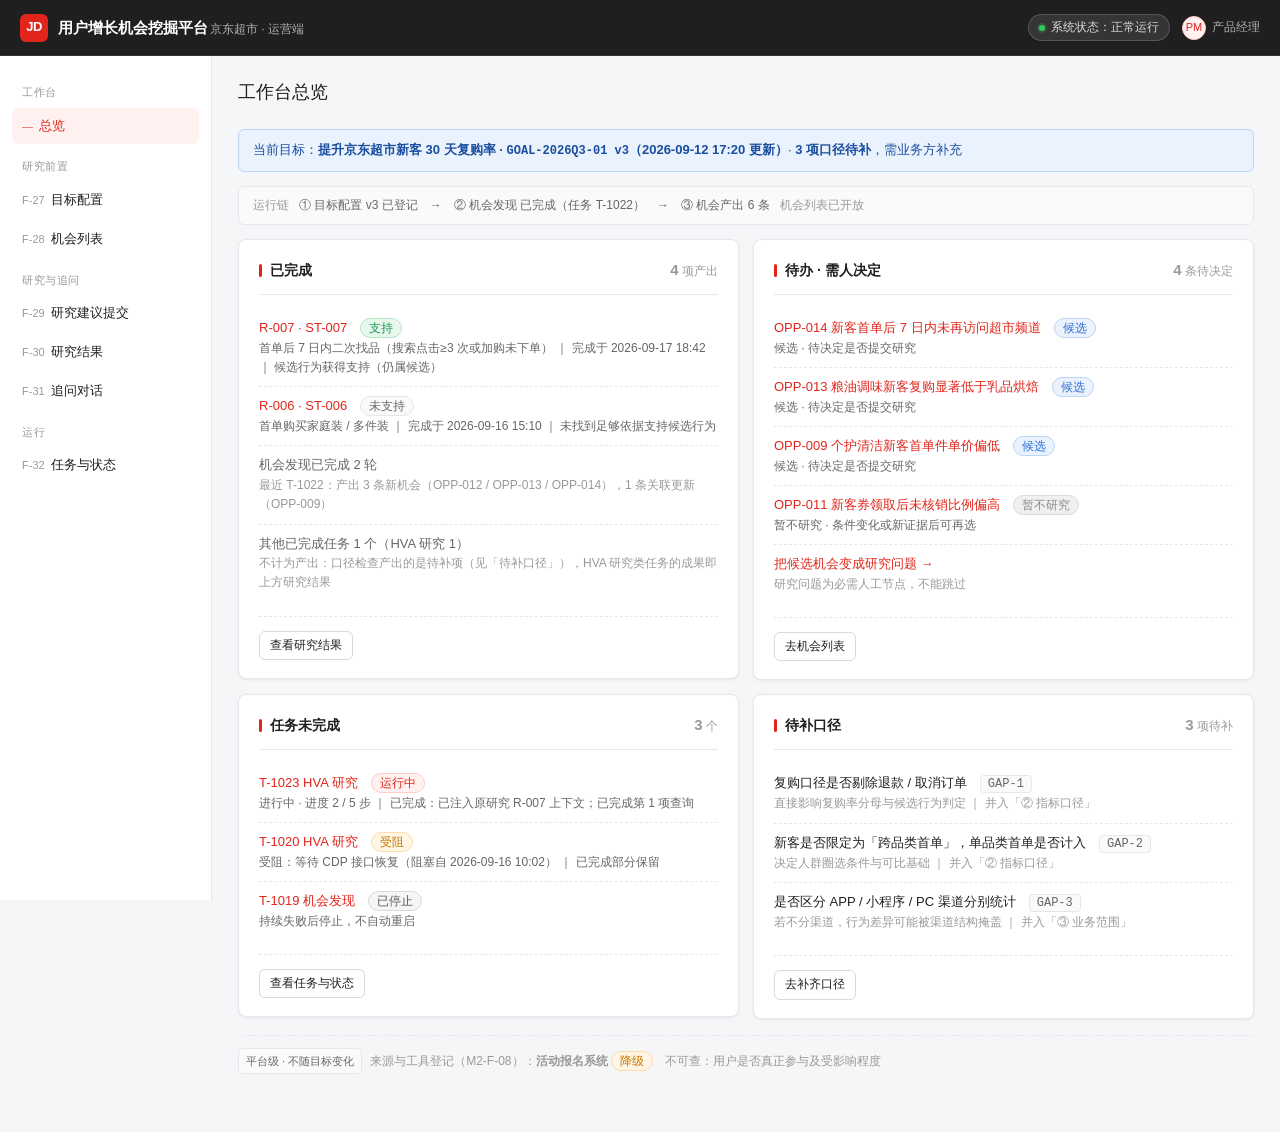
<file: prototype/index.html>
<!DOCTYPE html>
<!--
  文件：prototype/index.html · 工作台总览
  功能点：M6 运营端工作台入口（服务 F-27~F-32）
  上游：../AGENTS.md（宪法：白盒原则 / 双向引用 / 编号体系）
        ../docs/01-brd/BRD.md（M6 章节、F-32 三类事实口径）
        ./README.md（本目录索引）
  结构：当前目标 → 四个维度（已完成 / 待办 / 未完成的任务 / 待补口径）
        四个维度全部按「当前生效目标配置」过滤，口径与 pages/tasks.html 一致：
          已完成 ＝ 研究结果数 + 已完成的机会发现轮次（口径检查不计为产出）
          未完成的任务 ＝ 运行中 + 受阻 + 已停止（BRD F-32「任务未完成」）
        目标解析 / 运行链状态 / 六要素与版本 一律调 assets/app.js，与本目录其他页同源；
        来源降级为平台级登记（M2-F-08），不随目标变化，摆在四维度之外单列（#platform-note）；
        条目与计数由 assets/data.js 计算，不在 HTML 中硬编码
  先后运行关系：页内「运行链」状态条展示 ① 目标配置 → ② 机会发现 → ③ 机会产出 的进度；
        ② 未执行时，本页不把人引向进不去的机会列表（改引到目标配置页）
  约束：建议型系统——只呈现机会与研究结论供人决策，不出现立项/执行类操作
-->
<html lang="zh-CN">
<head>
<meta charset="UTF-8">
<meta name="viewport" content="width=device-width, initial-scale=1">
<title>工作台总览 · 用户增长机会挖掘平台</title>
<link rel="stylesheet" href="assets/base.css">
</head>
<body data-page="home">
<main class="content">

  <div class="page-head">
    <h1 class="page-title">工作台总览</h1>
  </div>

  <div class="alert alert-info" id="goal-alert">
    <div class="flex-1" id="goal-alert-text">正在加载当前目标…</div>
  </div>

  <div class="chain-bar" id="chain"></div>

  <div class="grid-2" id="board"></div>

  <div class="platform-note" id="platform-note"></div>

</main>
<script src="assets/data.js"></script>
<script src="assets/app.js"></script>
<script>
window.pageInit = function (DB, U) {
  /* 当前生效的目标配置：解析口径统一走 assets/app.js（URL goal → 本机 applied
     → DB.applied → 默认目标，候选集合含本机新建目标）。本页不再自己写一遍，
     否则四页对"当前是哪个目标"会给出不同答案。 */
  const appliedGid = U.currentGoalId();
  const goal = U.goalById(appliedGid);
  const goalFields = U.goalFields(appliedGid);
  const goalVer = U.goalVersion(appliedGid);
  /* 已确认补充的口径同样计入「已补」，与 F-27 的 goalFixes 同一判定 */
  const solved = Object.keys((U.Store.get("goalFixes", {}) || {})[appliedGid] || {});
  const gaps = DB.checkGaps(goalFields, solved);

  /* 归属判定：任务与机会一律走 assets/app.js 的共享实现（goalTasks 认任务自身的 goal
     字段，并能从 ref 里回认目标 ID），与 pages/tasks.html 同一口径；机会按 target 前缀。 */
  const goalTasks = U.goalTasks(goal.id);

  /* ---------- 已完成（按当前目标） ----------
     产出＝已完成的研究结果 ＋ 已完成的机会发现轮次。
     口径检查不计为产出 —— 它的产出是「待补项」，已在「待补口径」维度单独呈现；
     HVA 研究类任务的成果就是研究结果本身，也不重复计数（列在 doneOthers 里说明）。 */
  const doneStudies = U.goalStudies(goal.id)
    .filter(function (s) { return s.status === "done"; });
  const doneTasks = goalTasks.filter(function (t) { return t.status === "done"; });
  const doneDiscovery = doneTasks.filter(function (t) { return t.type === "机会发现"; });
  const doneOthers = doneTasks.filter(function (t) { return t.type !== "机会发现"; });
  const doneCount = doneStudies.length + doneDiscovery.length;

  function typeTally(list) {
    const m = {};
    list.forEach(function (t) { m[t.type] = (m[t.type] || 0) + 1; });
    return Object.keys(m).map(function (k) { return k + " " + m[k]; }).join("、");
  }

  /* ---------- 待办（需人决定） ---------- */
  const oppStatus = U.Store.get("oppStatus", {});
  const statusOf = function (o) { return oppStatus[o.id] || o.status; };
  const goalOpps = U.goalOpps(goal.id);
  const todoCand = goalOpps.filter(function (o) { return statusOf(o) === "candidate"; });
  const todoDefer = goalOpps.filter(function (o) { return statusOf(o) === "deferred"; });

  /* ---------- 未完成的任务（按当前目标） ----------
     「任务未完成」（BRD F-32 三类事实之一）＝非已完成：运行中 ＋ 受阻 ＋ 已停止。
     已停止是 F-32 列明的受阻原因之一，且「保留已完成部分、不自动重启」，仍属未完成。
     口径与 pages/tasks.html 的 ② 一致，两页计数必须相同。
     来源降级（M2-F-08）是平台级登记、不随目标变化，已挪到页脚单列，不进这里的计数。 */
  const running = goalTasks.filter(function (t) { return t.status === "running"; });
  const blocked = goalTasks.filter(function (t) { return t.status === "blocked"; });
  const stopped = goalTasks.filter(function (t) { return t.status === "stopped"; });
  const unfinished = running.length + blocked.length + stopped.length;

  function block(cls, title, num, unit, body, action) {
    return '<div class="card mb0">' +
      '<div class="card-head"><div class="card-title">' + title + "</div>" +
      '<div class="card-note"><b style="font-size:15px">' + num + "</b> " + unit + "</div></div>" +
      '<div class="' + cls + '">' + body + "</div>" +
      (action || "") +
      "</div>";
  }

  function itemLink(href, title, sub, badgeHtml) {
    return '<div class="kv-item">' +
      '<a href="' + href + '">' + U.esc(title) + "</a>　" + (badgeHtml || "") +
      '<div class="small text-2">' + U.esc(sub) + "</div></div>";
  }

  function empty(text) {
    return '<div class="kv-item"><span class="text-2">' + text + "</span></div>";
  }

  /* 1 · 已完成（研究结果 + 机会发现轮次 = 产出） */
  const doneBody = (doneStudies.map(function (s) {
    const ok = s.e5_hva.status === "candidate_supported";
    return itemLink(
      "pages/result.html?study=" + s.id,
      s.studyNo + " · " + s.id,
      s.e5_hva.name + " ｜ 完成于 " + s.finishedAt + " ｜ " +
        (ok ? "候选行为获得支持（仍属候选）" : "未找到足够依据支持候选行为"),
      ok ? '<span class="badge badge-done">支持</span>' : '<span class="badge badge-neutral">未支持</span>'
    );
  }).join("") + (doneDiscovery.length
    ? '<div class="kv-item"><span class="text-2">机会发现已完成 ' + doneDiscovery.length + " 轮</span>" +
      '<div class="small text-3">最近 ' + doneDiscovery[0].id + "：" + U.esc(doneDiscovery[0].done) + "</div></div>"
    : "") + (doneOthers.length
    ? '<div class="kv-item"><span class="text-2">其他已完成任务 ' + doneOthers.length +
      " 个（" + typeTally(doneOthers) + "）</span>" +
      '<div class="small text-3">不计为产出：口径检查产出的是待补项（见「待补口径」），' +
      "HVA 研究类任务的成果即上方研究结果</div></div>"
    : "")) || empty("当前目标下暂无已完成的研究与产出");

  /* 2 · 待办 */
  const todoBody = (todoCand.map(function (o) {
    return itemLink("pages/opportunities.html?id=" + o.id, o.id + " " + o.title,
      "候选 · 待决定是否提交研究", '<span class="badge badge-candidate">候选</span>');
  }).join("") +
    todoDefer.map(function (o) {
      return itemLink("pages/opportunities.html?id=" + o.id, o.id + " " + o.title,
        "暂不研究 · 条件变化或新证据后可再选", '<span class="badge badge-deferred">暂不研究</span>');
    }).join("") +
    (todoCand.length
      ? '<div class="kv-item"><a href="pages/propose.html">把候选机会变成研究问题 →</a>' +
        '<div class="small text-3">研究问题为必需人工节点，不能跳过</div></div>'
      : "")) || empty("当前目标下没有待决定的机会，可到目标配置页「应用配置」执行一次机会发现");

  /* 3 · 任务未完成（受阻 / 已停止 / 运行中） */
  const troubleBody = (running.map(function (t) {
    return itemLink("pages/tasks.html", t.id + " " + t.type,
      "进行中 · 进度 " + (t.progress || "1 / 5 步") + " ｜ 已完成：" + (t.done || "—"),
      '<span class="badge badge-running">运行中</span>');
  }).join("") +
    blocked.map(function (t) {
      return itemLink("pages/tasks.html", t.id + " " + t.type,
        "受阻：" + (t.blockedBy || "—") + " ｜ 已完成部分保留", '<span class="badge badge-blocked">受阻</span>');
    }).join("") +
    stopped.map(function (t) {
      return itemLink("pages/tasks.html", t.id + " " + t.type,
        "持续失败后停止，不自动重启", '<span class="badge badge-stopped">已停止</span>');
    }).join("")) || empty("当前目标下没有未完成的任务");

  /* 4 · 待补口径 */
  const gapBody = gaps.length
    ? gaps.map(function (x) {
        return '<div class="kv-item"><span>' + U.esc(x.text) + '</span>　<span class="tag mono">' + x.id + "</span>" +
          '<div class="small text-3">' + U.esc(x.impact) + " ｜ 并入「" + DB.FIELD_NAME[x.field] + "」</div></div>";
      }).join("")
    : '<div class="kv-item"><span class="text-2">口径已锁定，无待补项</span>' +
      '<div class="small text-3">目标 ' + goal.id + " " + goalVer + " 的六要素已通过口径检查</div></div>";

  /* 机会列表未放行时，不应把人引到一个进不去的页面 */
  const oppGate = U.gateOf("opportunities", goal.id);
  const oppAction = oppGate.locked
    ? '<div class="card-section"><a class="btn btn-sm" href="pages/goal.html?goal=' +
      encodeURIComponent(goal.id) + '">去目标配置执行机会发现</a></div>'
    : '<div class="card-section"><a class="btn btn-sm" href="pages/opportunities.html">去机会列表</a></div>';

  document.getElementById("board").innerHTML =
    '<div>' + block("kv-list", "已完成", doneCount, "项产出", doneBody,
      '<div class="card-section"><a class="btn btn-sm" href="pages/result.html">查看研究结果</a></div>') + "</div>" +
    '<div>' + block("kv-list", "待办 · 需人决定", todoCand.length + todoDefer.length, "条待决定", todoBody, oppAction) + "</div>" +
    '<div>' + block("kv-list", "任务未完成",
      unfinished, "个", troubleBody,
      '<div class="card-section"><a class="btn btn-sm" href="pages/tasks.html">查看任务与状态</a></div>') + "</div>" +
    '<div>' + block("kv-list", "待补口径", gaps.length, "项待补", gapBody,
      '<div class="card-section"><a class="btn btn-sm" href="pages/goal.html">去补齐口径</a></div>') + "</div>";

  /* 平台级登记：来源降级（M2-F-08）不随目标变化，所以摆在四维度之外，
     否则任何目标（含空目标）都会带上它，四维度也就出不了空态。 */
  const degraded = DB.sources.filter(function (s) { return s.status !== "ok"; });
  document.getElementById("platform-note").innerHTML =
    '<span class="pn-key">平台级 · 不随目标变化</span>' +
    "来源与工具登记（M2-F-08）：" +
    (degraded.length
      ? degraded.map(function (s) {
          return "<b>" + U.esc(s.name) + '</b> <span class="badge badge-blocked">降级</span>　不可查：' + U.esc(s.cannot);
        }).join("　")
      : "全部来源可用");

  document.getElementById("goal-alert-text").innerHTML =
    '<span class="alert-title">当前目标：</span><b>' + U.esc(goalFields.businessGoal || goal.fields.businessGoal) +
    " · <span class='mono'>" + goal.id + " " + goalVer + "</span>（" + goal.updatedAt + " 更新）</b>· " +
    (gaps.length ? "<b>" + gaps.length + " 项口径待补</b>，需业务方补充" : "口径已锁定");

  /* 运行链：本目标走到哪一步；② 未完成则机会列表不放行 */
  const rs = U.runState(goal.id);
  const chain = document.getElementById("chain");
  const running2 = rs.state === "queued";
  chain.className = "chain-bar" + (running2 ? " is-running" : "");
  chain.innerHTML = '<span class="chain-key">运行链</span>' +
    "<span>① 目标配置 " + U.esc(goalVer) + " 已登记　→　" +
    "② 机会发现 " + (running2
      ? "<b>运行中</b>（任务 " + rs.running.map(function (t) { return t.id; }).join("、") + "）"
      : (rs.lastDone ? "已完成（任务 " + rs.lastDone.id + "）" : (rs.hasRun ? "已执行" : "<b>未执行</b>"))) +
    "　→　③ 机会产出 " + rs.oppCount + " 条</span>" +
    (rs.state === "no-run"
      ? '<span class="chain-key">机会列表暂不可进入</span>'
      : '<span class="chain-key">机会列表已开放</span>');
};
</script>
</body>
</html>
<!--
  反向清单：
  - 被 ./README.md 登记为本目录入口
  - 链接目标：pages/goal.html、pages/opportunities.html、
              pages/propose.html、pages/result.html、pages/tasks.html
              （均需在 README 登记）
  - 目标作用域、任务归属与三类事实口径：与 pages/tasks.html 同源
              （目标取自 localStorage applied / newGoals，任务取自 data.js 的 task.goal）
-->
</file>
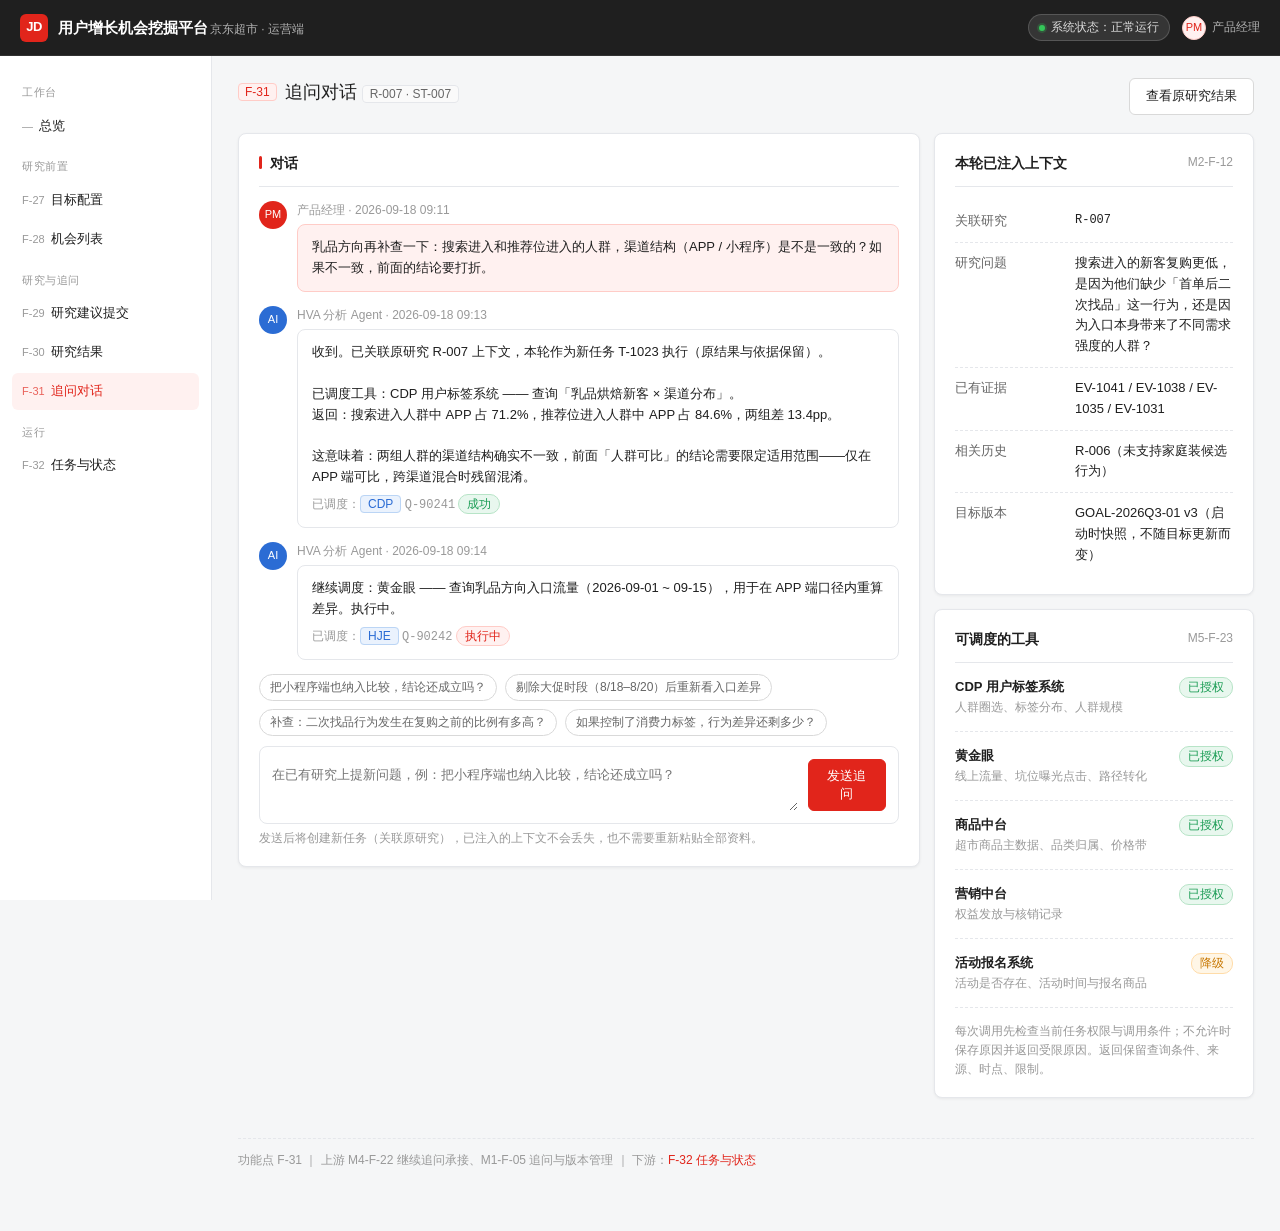
<file: prototype/pages/followup.html>
<!DOCTYPE html>
<!--
  文件：prototype/pages/followup.html
  功能点：F-31 追问对话页
  上游：../../AGENTS.md（宪法）｜ ../../docs/01-brd/BRD.md（M6-F-31、M4-F-22、M1-F-05）
        ../README.md ｜ ../assets/data.js（followups / studies / sources）
  验收要点：基于通用 Agent 的场景化追问；拿到对应上下文、对话方式再调度、
        查没发现的地方、注入新信息再跑；追问建新任务并关联原研究
-->
<html lang="zh-CN">
<head>
<meta charset="UTF-8">
<meta name="viewport" content="width=device-width, initial-scale=1">
<title>F-31 追问对话</title>
<link rel="stylesheet" href="../assets/base.css">
</head>
<body data-page="followup">
<main class="content">

  <div class="page-head">
    <div>
      <h1 class="page-title"><span class="fn">F-31</span>追问对话 <span id="study-tag" class="tag"></span></h1>
    </div>
    <div class="page-actions"><a class="btn" href="result.html">查看原研究结果</a></div>
  </div>

  <div class="side-layout">
    <div>
      <div class="card">
        <div class="card-head"><div class="card-title">对话</div><div class="card-note" id="task-note"></div></div>
        <div class="chat-wrap" id="chat"></div>
        <div style="margin-top:14px">
          <div class="suggest" id="suggest"></div>
          <div class="chat-input">
            <textarea id="input" placeholder="在已有研究上提新问题，例：把小程序端也纳入比较，结论还成立吗？"></textarea>
            <button class="btn btn-primary" id="send">发送追问</button>
          </div>
          <div class="hint">发送后将创建新任务（关联原研究），已注入的上下文不会丢失，也不需要重新粘贴全部资料。</div>
        </div>
      </div>
    </div>

    <div>
      <div class="card">
        <div class="card-head"><div class="card-title plain">本轮已注入上下文</div><div class="card-note">M2-F-12</div></div>
        <div id="ctx"></div>
      </div>
      <div class="card">
        <div class="card-head"><div class="card-title plain">可调度的工具</div><div class="card-note">M5-F-23</div></div>
        <div id="tools"></div>
        <div class="card-section small text-3">每次调用先检查当前任务权限与调用条件；不允许时保存原因并返回受限原因。返回保留查询条件、来源、时点、限制。</div>
      </div>
    </div>
  </div>

  <div class="footer-note">
    功能点 F-31 ｜ 上游 M4-F-22 继续追问承接、M1-F-05 追问与版本管理 ｜ 下游：<a href="tasks.html">F-32 任务与状态</a>
  </div>

</main>
<script src="../assets/data.js"></script>
<script src="../assets/app.js"></script>
<script>
window.pageInit = function (DB, U) {
  const studyId = U.qs("study") || "ST-007";
  const s = DB.studies[studyId];
  const msgs = (DB.followups[studyId] || []).slice();
  /* 该追问任务归属的目标配置：由所研究机会反推 */
  const goalOfStudy = (function () {
    const oo = DB.opportunities.filter(function (x) { return x.studyId === studyId; })[0];
    return oo ? oo.target.split(" · ")[0] : "GOAL-2026Q3-01";
  })();

  document.getElementById("study-tag").textContent = s.studyNo + " · " + studyId;

  document.getElementById("ctx").innerHTML =
    '<div class="field-list">' +
      '<div class="field"><div class="field-label">关联研究</div><div class="field-value mono">' + s.studyNo + "</div></div>" +
      '<div class="field"><div class="field-label">研究问题</div><div class="field-value">' + U.esc(s.question) + "</div></div>" +
      '<div class="field"><div class="field-label">已有证据</div><div class="field-value">' + Object.keys(DB.evidences).slice(0, 4).join(" / ") + "</div></div>" +
      '<div class="field"><div class="field-label">相关历史</div><div class="field-value">' + (studyId === "ST-007" ? "R-006（未支持家庭装候选行为）" : "R-007（支持二次找品候选行为）") + "</div></div>" +
      '<div class="field"><div class="field-label">目标版本</div><div class="field-value">GOAL-2026Q3-01 v3（启动时快照，不随目标更新而变）</div></div>' +
    "</div>";

  document.getElementById("tools").innerHTML = DB.sources.map(function (x) {
    return '<div class="card-section"><div style="display:flex;justify-content:space-between"><b>' + x.name + "</b>" +
      (x.status === "ok" ? '<span class="badge badge-done">已授权</span>' : '<span class="badge badge-blocked">降级</span>') +
      '</div><div class="small text-3">' + U.esc(x.can) + "</div></div>";
  }).join("");

  const SUGGEST = [
    "把小程序端也纳入比较，结论还成立吗？",
    "剔除大促时段（8/18–8/20）后重新看入口差异",
    "补查：二次找品行为发生在复购之前的比例有多高？",
    "如果控制了消费力标签，行为差异还剩多少？"
  ];
  document.getElementById("suggest").innerHTML = SUGGEST.map(function (t) {
    return '<button class="chip" data-s="' + U.esc(t) + '">' + U.esc(t) + "</button>";
  }).join("");
  document.querySelectorAll(".chip[data-s]").forEach(function (c) {
    c.addEventListener("click", function () {
      document.getElementById("input").value = c.dataset.s;
      document.getElementById("input").focus();
    });
  });

  function renderChat() {
    document.getElementById("chat").innerHTML = msgs.map(function (m) {
      const q = (m.queries || []).map(function (x) {
        return '<div class="small text-3" style="margin-top:6px">已调度：<span class="ev-src">' + x.src +
          '</span> <span class="mono">' + x.id + "</span> " +
          (x.status === "ok" ? '<span class="badge badge-done">成功</span>' : '<span class="badge badge-running">执行中</span>') + "</div>";
      }).join("");
      return '<div class="msg ' + (m.role === "pm" ? "pm" : "agent") + '">' +
        '<div class="msg-avatar">' + (m.role === "pm" ? "PM" : "AI") + "</div>" +
        '<div class="msg-body"><div class="msg-meta">' + (m.role === "pm" ? "产品经理" : "HVA 分析 Agent") + " · " + m.at + "</div>" +
        '<div class="msg-bubble">' + U.esc(m.text).replace(/\n/g, "<br>") + q + "</div></div></div>";
    }).join("");
  }
  renderChat();

  function push(m) { msgs.push(m); renderChat(); }

  document.getElementById("send").addEventListener("click", function () {
    const el = document.getElementById("input");
    const v = el.value.trim();
    if (!v) return;
    el.value = "";
    const now = "刚刚";
    push({ role: "pm", at: now, text: v });

    const newTask = "T-" + (1200 + msgs.length);
    setTimeout(function () {
      push({
        role: "agent", at: now,
        text: "收到。已关联原研究 " + s.studyNo + "，本轮作为新任务 " + newTask + " 执行（原结果与依据保留）。\n\n" +
              "先检查已有依据是否仍适用：目标版本未变化（v3），但追问引入了新的范围条件，需要补查。\n\n" +
              "已调度工具：CDP 用户标签系统 —— 按新条件重新圈选人群。",
        queries: [{ id: "Q-90" + (300 + msgs.length), src: "CDP", status: "ok" }]
      });
    }, 500);

    setTimeout(function () {
      push({
        role: "agent", at: now,
        text: "补查返回（真实结果，非模型预期）：\n\n" +
              "· 新条件下两组人群的复购差异为 6.9pp，较原结论的 7.7pp 收窄 0.8pp\n" +
              "· 先后关系仍然成立：二次找品行为发生在复购之前\n\n" +
              "结论：原结论的方向成立，但幅度需按新范围下修。\n" +
              "限制：本次仍无用户级明细，先后关系建立在聚合标签上；目标口径「复购是否剔除退款订单」仍待业务方确认。\n\n" +
              "以上已保存为新一轮结果，原研究 R-007 未被覆盖。",
        queries: [{ id: "Q-90" + (400 + msgs.length), src: "HJE", status: "ok" }]
      });

      const extra = U.Store.get("newTasks", []);
      extra.push({
        id: newTask, type: "HVA 研究 · 追问", ref: s.studyNo + " 追问", stage: "M4",
        goal: goalOfStudy,
        status: "done", startedAt: now, endedAt: now,
        trigger: "PM 于" + now + "在原研究上提交追问（F-22）",
        agentVersion: "hva-agent v1.3 / agent.md r12",
        queries: [{ id: "Q-9030x", src: "CDP", cond: "按追问新条件圈选", at: now, result: "成功", status: "ok" }],
        done: "形成新一轮结果；原研究结果与依据继续保留", blockedBy: null, progress: "5 / 5 步"
      });
      U.Store.set("newTasks", extra);
      /* 追问跑出一轮新结果：该目标的任务与状态、研究结果都有更新待查看 */
      U.markUnread("tasks", 1, goalOfStudy);
      U.markUnread("result", 1, goalOfStudy);
    }, 1400);
  });
};
</script>
</body>
</html>
<!--
  反向清单：
  - 被 ../README.md 登记
  - 被 ../index.html 链接（默认 ST-007）
  - 被 result.html 链接（继续追问）
  - 下游：tasks.html（F-32，追问生成的新任务）
-->
</file>
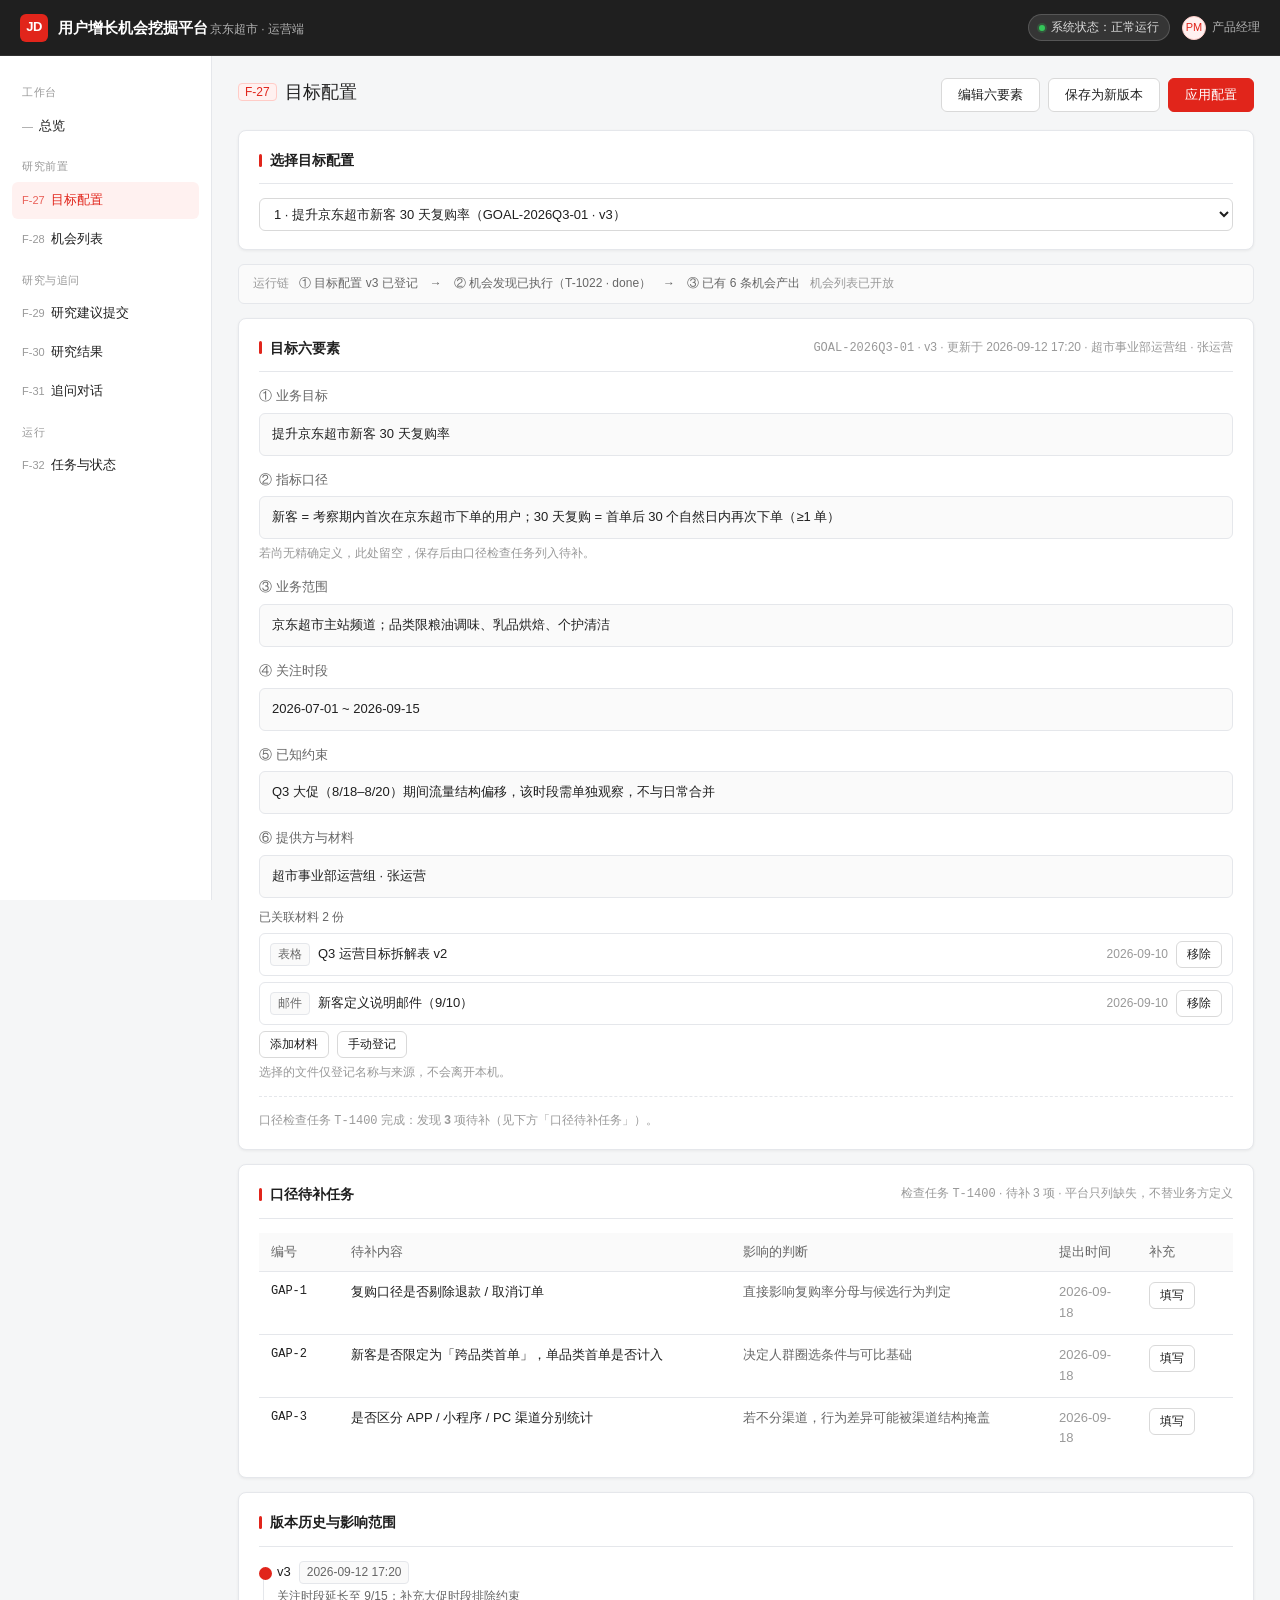
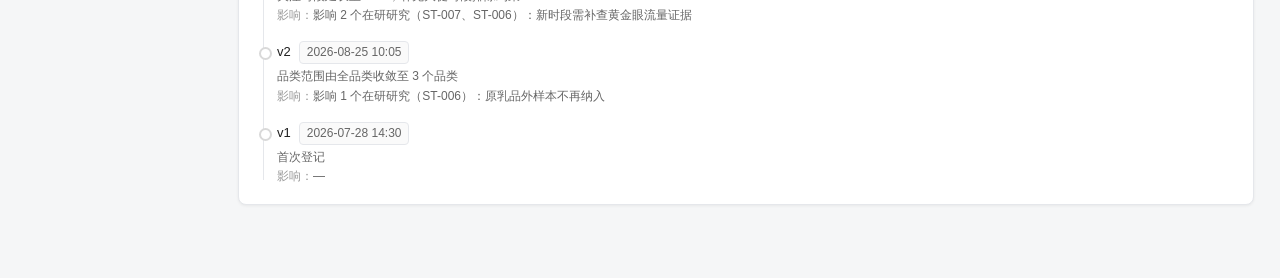
<file: prototype/pages/goal.html>
<!DOCTYPE html>
<!--
  文件：prototype/pages/goal.html
  功能点：F-27 目标配置页
  上游：../../AGENTS.md（宪法）｜ ../../docs/01-brd/BRD.md（M6-F-27、M1-F-01）
        ../README.md ｜ ../assets/data.js（goals / checkGaps / gapRules）
  验收要点：不替业务方定指标；版本变化可见；
        下拉选择目标配置（序号 + 业务目标 + 目标 ID + 版本；末项「＋ 新增六要素」）；
        每次保存六要素执行一次口径检查任务，有缺失才展示待补任务，无缺失整块不出现；
        两个动作：① 配置（编辑 + 保存为新版本）② 应用配置（选中配置即可点，按该配置执行机会发现
        并进入其机会列表 F-28）；机会列表只呈现该目标配置下产出的机会
  先后运行关系（本页是这条链的起点）：
        ① 目标配置（本页保存六要素）→ ② 应用配置＝执行一次机会发现（M1-F-02 / M3）
        → ③ 机会列表才成立（F-28 的准入条件，见 assets/app.js 的 runState / gateOf）
        本页页内「运行链」状态条把这三步的进度摆在明面上
  跨页口径：目标解析、运行链状态、未读标记一律调 assets/app.js，本页不再各自实现
-->
<html lang="zh-CN">
<head>
<meta charset="UTF-8">
<meta name="viewport" content="width=device-width, initial-scale=1">
<title>F-27 目标配置页</title>
<link rel="stylesheet" href="../assets/base.css">
</head>
<body data-page="goal">
<main class="content">

  <div class="page-head">
    <div>
      <h1 class="page-title"><span class="fn">F-27</span>目标配置</h1>
      <p class="page-desc" id="goal-meta"></p>
    </div>
    <div class="page-actions">
      <button class="btn" id="btn-edit">编辑六要素</button>
      <button class="btn" id="btn-save" disabled>保存为新版本</button>
      <button class="btn btn-primary" id="btn-apply" title="按当前目标配置执行机会发现，并进入该目标的机会列表">应用配置</button>
    </div>
  </div>

  <div class="card">
    <div class="card-head">
      <div class="card-title">选择目标配置</div>
    </div>
    <select id="goal-select" style="width:100%"></select>
  </div>

  <div class="chain-bar" id="chain"></div>

  <div class="card">
    <div class="card-head">
      <div class="card-title">目标六要素</div>
      <div class="card-note" id="six-note"></div>
    </div>

    <div class="form-row">
      <label class="lbl">① 业务目标</label>
      <div class="readonly-box" data-view="businessGoal"></div>
      <input type="text" data-field="businessGoal" style="display:none">
    </div>
    <div class="form-row">
      <label class="lbl">② 指标口径</label>
      <div class="readonly-box" data-view="metricDef"></div>
      <textarea data-field="metricDef" style="display:none"></textarea>
      <div class="hint">若尚无精确定义，此处留空，保存后由口径检查任务列入待补。</div>
    </div>
    <div class="form-row">
      <label class="lbl">③ 业务范围</label>
      <div class="readonly-box" data-view="scope"></div>
      <input type="text" data-field="scope" style="display:none">
    </div>
    <div class="form-row">
      <label class="lbl">④ 关注时段</label>
      <div class="readonly-box" data-view="period"></div>
      <input type="text" data-field="period" style="display:none">
    </div>
    <div class="form-row">
      <label class="lbl">⑤ 已知约束</label>
      <div class="readonly-box" data-view="constraints"></div>
      <textarea data-field="constraints" style="display:none"></textarea>
    </div>
    <div class="form-row">
      <label class="lbl">⑥ 提供方与材料</label>
      <div class="readonly-box" data-view="provider"></div>
      <input type="text" data-field="provider" style="display:none">
      <div id="materials" style="margin-top:10px"></div>
    </div>

    <div class="card-section small text-3" id="check-note"></div>
  </div>

  <div id="gap-card"></div>

  <div class="card">
    <div class="card-head">
      <div class="card-title">版本历史与影响范围</div>
    </div>
    <div class="timeline" id="version-timeline"></div>
  </div>

</main>
<script src="../assets/data.js"></script>
<script src="../assets/app.js"></script>
<script>
window.pageInit = function (DB, U) {
  const K = { fix: "goalFixes", fld: "goalFields", ver: "goalVer", tl: "goalTimeline", ng: "newGoals" };

  const FIELDS = ["businessGoal", "metricDef", "scope", "period", "constraints", "provider"];

  /* 默认落在已应用的那套目标配置上；解析口径统一走 assets/app.js（含本机新建目标） */
  let curId = U.currentGoalId();
  let isNew = false;
  let draft = { businessGoal: "", metricDef: "", scope: "", period: "", constraints: "", provider: "" };
  let editing = false;
  let checkState = "idle";     // idle | running | done
  let checkTask = "";
  let curGaps = [];
  const APPLY_TIP = "按当前目标配置执行机会发现，并进入该目标的机会列表";
  const APPLY_TIP_NEW = "新建的目标需先「保存为新版本」，保存后才能应用配置";
  let openGap = null;
  let manualOpen = false;

  /* ---------- 工具 ---------- */
  function nowStr() {
    const d = new Date(), p = function (n) { return (n < 10 ? "0" : "") + n; };
    return d.getFullYear() + "-" + p(d.getMonth() + 1) + "-" + p(d.getDate()) +
      " " + p(d.getHours()) + ":" + p(d.getMinutes());
  }
  /* 全量目标（mock + 本机新建）统一由 app.js 提供，不在本页另写一遍 */
  function allGoals() { return U.allGoals(); }
  function cur() {
    if (isNew) return null;
    return allGoals().filter(function (g) { return g.id === curId; })[0] || null;
  }
  function key() { return isNew ? "__draft__" : curId; }
  function fieldsOf(g) {
    const over = U.Store.get(K.fld, {})[g.id];
    return over || g.fields || {};
  }
  function verOf(g) {
    const over = U.Store.get(K.ver, {})[g.id];
    return over || g.version;
  }
  function verNum() {
    const v = isNew ? "v0" : verOf(cur() || { version: "v0" });
    return parseInt(String(v).slice(1), 10) || 0;
  }
  function timelineOf(g) {
    const over = U.Store.get(K.tl, {})[g.id];
    return over || g.versions || [];
  }
  function baseMaterials() {
    const g = cur();
    return g && g.materials ? g.materials : [];
  }
  function extraMaterials() {
    const raw = U.Store.get("materials", {});
    const v = (raw && !Array.isArray(raw)) ? raw[key()] : [];
    return Array.isArray(v) ? v : [];
  }
  function removedMaterials() {
    const raw = U.Store.get("materialsRemoved", {});
    const v = (raw && !Array.isArray(raw)) ? raw[key()] : [];
    return Array.isArray(v) ? v : [];
  }
  function collect() {
    if (isNew) {
      const o = {};
      FIELDS.forEach(function (f) { o[f] = draft[f]; });
      return o;
    }
    const g = cur();
    if (!g) return {};
    if (!editing) return fieldsOf(g);
    const o = {};
    FIELDS.forEach(function (f) {
      const el = document.querySelector('[data-field="' + f + '"]');
      o[f] = el ? el.value : (fieldsOf(g)[f] || "");
    });
    return o;
  }
  function writeFields(obj) {
    const m = U.Store.get(K.fld, {});
    m[curId] = obj;
    U.Store.set(K.fld, m);
  }
  function setEditing(on) {
    editing = on;
    document.getElementById("btn-edit").textContent = on ? "取消编辑" : "编辑六要素";
    document.getElementById("btn-save").disabled = !on;
    document.querySelectorAll("[data-view]").forEach(function (v) { v.style.display = on ? "none" : "block"; });
    document.querySelectorAll("[data-field]").forEach(function (v) { v.style.display = on ? "block" : "none"; });
  }
  function bump(goalId, version, change, impact) {
    const m = U.Store.get(K.tl, {});
    const list = m[goalId] || timelineOf(cur() || { versions: [] });
    m[goalId] = [{ version: version, at: nowStr(), by: "张运营", change: change, impact: impact }].concat(list);
    U.Store.set(K.tl, m);
  }
  function nextTaskId(band) {
    return "T-" + (band + (U.Store.get("newTasks", []) || []).length);
  }

  /* ---------- 目标配置下拉 ---------- */
  function renderGoalSelect() {
    const rows = allGoals();
    document.getElementById("goal-select").innerHTML = rows.map(function (g) {
      const name = fieldsOf(g).businessGoal || "（未填写业务目标）";
      return '<option value="' + g.id + '"' + (!isNew && g.id === curId ? " selected" : "") + ">" +
        g.seq + " · " + U.esc(name) + "（" + g.id + " · " + verOf(g) + "）</option>";
    }).join("") +
      '<option value="__new__"' + (isNew ? " selected" : "") + ">＋ 新增六要素</option>";
  }

  function useGoal(id) {
    if (editing && !confirm("当前有未保存的编辑，切换目标将丢弃，是否继续？")) {
      renderGoalSelect();
      return;
    }
    if (id === "__new__") {
      isNew = true; openGap = null;
      draft = { businessGoal: "", metricDef: "", scope: "", period: "", constraints: "", provider: "" };
      checkState = "idle"; curGaps = [];
      renderAll(); setEditing(true);
      const first = document.querySelector('[data-field="businessGoal"]');
      if (first) first.focus();
      return;
    }
    isNew = false; curId = id; openGap = null;
    setEditing(false); renderAll(); runGapCheck();
  }

  /* ---------- 六要素 ---------- */
  function renderSix() {
    const f = isNew ? draft : collect();
    FIELDS.forEach(function (k) {
      const view = document.querySelector('[data-view="' + k + '"]');
      const input = document.querySelector('[data-field="' + k + '"]');
      if (view) view.textContent = f[k] || "（未填写）";
      if (input) input.value = f[k] || "";
    });
    const g = cur();
    document.getElementById("six-note").innerHTML = isNew
      ? '<span class="badge badge-running">新建目标</span>'
      : '<span class="mono">' + g.id + "</span> · " + verOf(g) + " · 更新于 " + (g.updatedAt || "—") + " · " + (g.updatedBy || "");
    renderMaterials();
  }

  function renderMaterials() {
    const removed = removedMaterials();
    const list = baseMaterials().filter(function (m) { return removed.indexOf(m.id) === -1; })
      .concat(extraMaterials());

    let html = '<div class="small text-2" style="margin-bottom:6px">已关联材料 ' + list.length + " 份</div>";
    html += list.length
      ? list.map(function (m) {
          return '<div style="display:flex;align-items:center;gap:8px;padding:7px 10px;border:1px solid var(--border);border-radius:6px;margin-bottom:6px">' +
            '<span class="tag">' + U.esc(m.kind) + "</span>" +
            '<span style="flex:1;min-width:0">' + U.esc(m.name) + "</span>" +
            '<span class="small text-3 nowrap">' + U.esc(m.at) + "</span>" +
            '<button class="btn btn-sm" data-rm="' + m.id + '">移除</button></div>';
        }).join("")
      : '<div class="small text-3" style="margin-bottom:8px">暂无材料</div>';

    html += '<div style="display:flex;gap:8px;flex-wrap:wrap">' +
      '<button class="btn btn-sm" id="mat-add">添加材料</button>' +
      '<button class="btn btn-sm" id="mat-manual">手动登记</button>' +
      '</div><input type="file" id="mat-file" multiple style="display:none"><div id="mat-extra"></div>' +
      '<div class="hint">选择的文件仅登记名称与来源，不会离开本机。</div>';

    document.getElementById("materials").innerHTML = html;

    document.querySelectorAll("[data-rm]").forEach(function (b) {
      b.addEventListener("click", function () {
        const id = b.dataset.rm;
        if (id.indexOf("MAT-U") === 0) {
          const m = U.Store.get("materials", {});
          m[key()] = extraMaterials().filter(function (x) { return x.id !== id; });
          U.Store.set("materials", m);
        } else {
          const m = U.Store.get("materialsRemoved", {});
          const r = m[key()] || [];
          if (r.indexOf(id) === -1) r.push(id);
          m[key()] = r;
          U.Store.set("materialsRemoved", m);
        }
        renderMaterials();
      });
    });

    document.getElementById("mat-add").addEventListener("click", function () {
      document.getElementById("mat-file").click();
    });

    document.getElementById("mat-file").addEventListener("change", function (e) {
      const files = Array.prototype.slice.call(e.target.files || []);
      if (!files.length) return;
      const added = extraMaterials().slice();
      files.forEach(function (f, i) {
        const dot = f.name.lastIndexOf(".");
        added.push({
          id: "MAT-U" + Date.now() + i, name: f.name,
          kind: dot > -1 ? f.name.slice(dot + 1).toUpperCase() : "文件",
          at: nowStr(), from: "本地选取"
        });
      });
      const m = U.Store.get("materials", {});
      m[key()] = added;
      U.Store.set("materials", m);
      e.target.value = "";
      renderMaterials();
    });

    document.getElementById("mat-manual").addEventListener("click", function () {
      manualOpen = !manualOpen;
      renderMaterials();
    });

    if (manualOpen) {
      document.getElementById("mat-extra").innerHTML =
        '<div style="display:flex;gap:8px;align-items:flex-start;margin-top:8px">' +
        "<input type='text' id='mat-name' placeholder='材料名称，例：Q3 运营目标拆解表 v3'>" +
        '<div style="display:flex;flex-direction:column;gap:6px;flex:0 0 auto">' +
        "<button class='btn btn-sm btn-primary' id='mat-save'>确定</button>" +
        "<button class='btn btn-sm' id='mat-cancel'>取消</button></div></div>";
      document.getElementById("mat-cancel").addEventListener("click", function () { manualOpen = false; renderMaterials(); });
      document.getElementById("mat-save").addEventListener("click", function () {
        const v = document.getElementById("mat-name").value.trim();
        if (!v) { document.getElementById("mat-name").focus(); return; }
        const m = U.Store.get("materials", {});
        const cur2 = m[key()] || [];
        cur2.push({ id: "MAT-U" + Date.now(), name: v, kind: "登记", at: nowStr(), from: "手动登记" });
        m[key()] = cur2;
        U.Store.set("materials", m);
        manualOpen = false;
        renderMaterials();
      });
    }
  }

  /* ---------- 口径待补任务（保存后执行检查任务，有缺失才展示） ---------- */
  function renderGap() {
    const box = document.getElementById("gap-card");
    if (isNew || checkState === "idle") { box.innerHTML = ""; return; }

    if (checkState === "running") {
      box.innerHTML = '<div class="card"><div class="alert alert-info mb0"><div class="flex-1">' +
        '<span class="alert-title">口径检查任务 <span class="mono">' + checkTask + "</span> 执行中…</span>　" +
        "正在按 " + DB.gapRules.length + " 条规则校验六要素，判断是否有需要补充的口径。</div></div></div>";
      return;
    }

    if (!curGaps.length) { box.innerHTML = ""; return; }

    const solvedMap = U.Store.get(K.fix, {})[key()] || {};
    const solvedCount = Object.keys(solvedMap).length;

    let html = '<div class="card">' +
      '<div class="card-head"><div class="card-title">口径待补任务</div>' +
      '<div class="card-note">检查任务 <span class="mono">' + checkTask + "</span> · 待补 " + curGaps.length + " 项" +
      (solvedCount ? " · 已补充 " + solvedCount + " 项" : "") + " · 平台只列缺失，不替业务方定义</div></div>" +
      '<table class="tbl tbl-sm"><thead><tr><th style="width:80px">编号</th><th>待补内容</th>' +
      "<th>影响的判断</th><th style='width:90px'>提出时间</th><th style='width:96px'>补充</th></tr></thead><tbody>";

    curGaps.forEach(function (x) {
      html += "<tr><td class='mono'>" + x.id + "</td><td>" + U.esc(x.text) + "</td>" +
        "<td class='text-2'>" + U.esc(x.impact) + "</td><td class='text-3'>" + x.raisedAt + "</td>" +
        "<td class='nowrap'><button class='btn btn-sm' data-fill='" + x.id + "'>填写</button></td></tr>";
      if (openGap === x.id) {
        html += "<tr><td></td><td colspan='4'>" +
          '<div style="display:flex;gap:8px;align-items:flex-start">' +
          "<textarea id='gap-input' style='min-height:60px' placeholder='填写该口径的确认结果'></textarea>" +
          '<div style="display:flex;flex-direction:column;gap:6px;flex:0 0 auto">' +
          "<button class='btn btn-sm btn-primary' data-gapsave='" + x.id + "'>确定</button>" +
          "<button class='btn btn-sm' data-gapcancel='1'>取消</button></div></div>" +
          "<div class='small text-3' style='margin-top:6px'>提交后并入「" + DB.FIELD_NAME[x.field] +
          "」，并形成目标新版本、重新执行口径检查</div></td></tr>";
      }
    });
    html += "</tbody></table></div>";
    box.innerHTML = html;

    document.querySelectorAll("[data-fill]").forEach(function (b) {
      b.addEventListener("click", function () { openGap = b.dataset.fill; renderGap(); });
    });
    document.querySelectorAll("[data-gapcancel]").forEach(function (b) {
      b.addEventListener("click", function () { openGap = null; renderGap(); });
    });
    document.querySelectorAll("[data-gapsave]").forEach(function (b) {
      b.addEventListener("click", function () {
        const id = b.dataset.gapsave;
        const val = document.getElementById("gap-input").value.trim();
        if (!val) { document.getElementById("gap-input").focus(); return; }
        const gap = curGaps.filter(function (x) { return x.id === id; })[0];

        const fix = U.Store.get(K.fix, {});
        fix[key()] = fix[key()] || {};
        fix[key()][id] = { text: val, at: nowStr(), field: gap.field };
        U.Store.set(K.fix, fix);

        // 并入对应六要素字段
        const f = collect();
        f[gap.field] = (f[gap.field] ? f[gap.field] + "；" : "") + val;
        writeFields(f);
        const n = verNum() + 1;
        const v = "v" + n;
        const vm = U.Store.get(K.ver, {}); vm[curId] = v; U.Store.set(K.ver, vm);
        bump(curId, v, "补充口径：" + U.esc(gap.text), "影响在研研究：相关证据需按新口径复核");

        openGap = null;
        setEditing(false);
        renderAll();
        runGapCheck();
      });
    });
  }

  function runGapCheck() {
    if (isNew) { checkState = "idle"; renderGap(); renderCheckNote(); return; }
    const solved = Object.keys(U.Store.get(K.fix, {})[key()] || {});
    checkTask = nextTaskId(1400);
    checkState = "running";
    curGaps = [];

    const ts = U.Store.get("newTasks", []) || [];
    ts.unshift({
      id: checkTask, type: "口径检查", ref: curId + " · 六要素", stage: "M1",
      goal: curId,
      status: "running", startedAt: "刚刚",
      trigger: "保存目标六要素后自动触发口径检查（M1-F-01）",
      agentVersion: "goal-agent v1.0 / rules: gapRules × " + DB.gapRules.length,
      queries: [], done: "正在按规则校验六要素口径", blockedBy: null, progress: "1 / 2 步"
    });
    U.Store.set("newTasks", ts);

    renderGap();
    renderCheckNote();

    setTimeout(function () {
      curGaps = DB.checkGaps(collect(), solved);
      checkState = "done";
      const t2 = U.Store.get("newTasks", []) || [];
      for (let i = 0; i < t2.length; i++) {
        if (t2[i].id === checkTask) {
          t2[i].status = "done";
          t2[i].progress = "2 / 2 步";
          t2[i].endedAt = "刚刚";
          t2[i].done = curGaps.length
            ? "发现 " + curGaps.length + " 项口径待补：" + curGaps.map(function (x) { return x.id; }).join("、")
            : "未发现待补项，目标口径已锁定";
        }
      }
      U.Store.set("newTasks", t2);
      renderGap();
      renderCheckNote();
    }, 700);
  }

  function renderCheckNote() {
    const el = document.getElementById("check-note");
    if (isNew || checkState === "idle") { el.innerHTML = "保存六要素后将执行一次口径检查任务，判断是否有需要补充的内容。"; return; }
    if (checkState === "running") { el.innerHTML = "口径检查任务 <span class='mono'>" + checkTask + "</span> 执行中…"; return; }
    el.innerHTML = curGaps.length
      ? "口径检查任务 <span class='mono'>" + checkTask + "</span> 完成：发现 <b>" + curGaps.length + "</b> 项待补（见下方「口径待补任务」）。"
      : "口径检查任务 <span class='mono'>" + checkTask + "</span> 完成：无待补项，口径已锁定。";
  }

  /* ---------- 版本历史 ---------- */
  function renderTimeline() {
    const el = document.getElementById("version-timeline");
    if (isNew) { el.innerHTML = '<div class="small text-3">新建目标尚无版本历史，保存后生成 v1。</div>'; return; }
    const list = timelineOf(cur() || { versions: [] });
    el.innerHTML = list.length
      ? list.map(function (v, i) {
          return '<div class="tl-item' + (i === 0 ? " is-current" : "") + '">' +
            '<div class="tl-head"><span class="tl-title">' + v.version + "</span>" +
            '<span class="tag">' + v.at + "</span></div>" +
            '<div class="tl-body">' + v.change + "<br><span class='text-3'>影响：</span>" + v.impact + "</div></div>";
        }).join("")
      : '<div class="small text-3">暂无版本记录</div>';
  }

  function renderMeta() {
    const el = document.getElementById("goal-meta");
    el.innerHTML = isNew ? "正在新建一套目标配置，填写六要素后保存为 v1。" : "";
    el.style.display = isNew ? "block" : "none";
  }

  function syncApplyBtn() {
    const b = document.getElementById("btn-apply");
    b.disabled = isNew;
    b.title = isNew ? APPLY_TIP_NEW : APPLY_TIP;
  }

  /* ---------- 运行链状态（先后运行关系） ----------
     目标配置是这条链的第一步：配好才有得跑，跑过才有机会可言。
     本条把「本套配置走到哪一步」摆在页面上，免得用户以为配完就等于跑完。 */
  function renderChain() {
    const el = document.getElementById("chain");
    if (!el) return;
    if (isNew) {
      el.className = "chain-bar";
      el.innerHTML = '<span class="chain-key">运行链</span>' +
        '<span>① 配置六要素 → <b>保存为新版本</b>（当前：草稿，尚未保存）</span>' +
        '<span class="chain-key">保存后才能 ② 应用配置执行机会发现</span>';
      return;
    }
    const rs = U.runState(curId);
    const steps = [
      "① 目标配置 " + verOf(cur() || { version: "v1" }) + " 已登记",
      rs.hasRun ? "② 机会发现已执行（" + rs.lastRun.id + " · " + rs.lastRun.status + "）" : "② 机会发现未执行",
      rs.hasData ? "③ 已有 " + rs.oppCount + " 条机会产出" : "③ 暂无机会产出"
    ];
    const running = rs.state === "queued";
    el.className = "chain-bar" + (running ? " is-running" : "");
    el.innerHTML = '<span class="chain-key">运行链</span><span>' + steps.join("　→　") + "</span>" +
      (rs.state === "no-run"
        ? '<span class="chain-key">机会列表暂不可进入：点「应用配置」执行一次机会发现后开放</span>'
        : (running
          ? '<span>机会发现在运行中，机会列表可进入并会随结果补全</span>'
          : '<span class="chain-key">机会列表已开放</span>'));
  }

  function renderAll() {
    renderMeta();
    renderGoalSelect();
    renderChain();
    syncApplyBtn();
    renderSix();
    renderTimeline();
    renderCheckNote();
    renderGap();
  }

  /* ---------- 动作 ---------- */
  document.getElementById("btn-edit").addEventListener("click", function () {
    setEditing(!editing);
  });

  document.getElementById("btn-save").addEventListener("click", function () {
    const f = collect();
    if (!f.businessGoal) {
      alert("① 业务目标不能为空。");
      document.querySelector('[data-field="businessGoal"]').focus();
      return;
    }

    if (isNew) {
      const seq = allGoals().reduce(function (m, g) { return Math.max(m, g.seq || 0); }, 0) + 1;
      const id = "GOAL-2026Q3-" + ("0" + seq).slice(-2);
      const mine = U.Store.get(K.ng, []);
      if (!Array.isArray(mine)) mine = [];
      mine.push({
        id: id, seq: seq, version: "v1", updatedAt: nowStr(), updatedBy: "超市事业部运营组 · 张运营",
        fields: f, materials: [], versions: []
      });
      U.Store.set(K.ng, mine);
      isNew = false; curId = id;
      writeFields(f);
      bump(id, "v1", "新建目标配置并登记六要素", "尚未运行，暂无研究受影响");
    } else {
      const n = verNum() + 1;
      const v = "v" + n;
      writeFields(f);
      const vm = U.Store.get(K.ver, {}); vm[curId] = v; U.Store.set(K.ver, vm);
      bump(curId, v, "六要素更新", "已通知 2 个在研研究（ST-007、ST-006）：新口径需复核相关证据");
    }

    setEditing(false);
    renderAll();
    runGapCheck();
    /* 保存六要素产生了新版本（可能还有新的待补项）：目标配置页有更新待查看 */
    U.markUnread("goal", 1, curId);
  });

  document.getElementById("btn-apply").addEventListener("click", function () {
    const g = cur();
    if (!g) return;
    const v = verOf(g);
    const tid = nextTaskId(1300);
    const ts = U.Store.get("newTasks", []) || [];
    ts.unshift({
      id: tid, type: "机会发现", ref: g.id + " " + v, stage: "M3",
      goal: g.id,
      status: "running", startedAt: "刚刚",
      trigger: "目标配置页「应用配置」提交执行（目标 " + g.id + " " + v + "）",
      agentVersion: "discovery-agent v1.2 / agent.md r9 / skills: clue-scan v1.0",
      queries: [], done: "已注入目标与口径上下文，等待首轮查询", blockedBy: null, progress: "1 / 5 步"
    });
    U.Store.set("newTasks", ts);
    /* 记录本套配置为当前展示目标：机会列表按此配置过滤 */
    U.Store.set("applied", {
      goalId: g.id,
      record: { goalId: g.id, version: v, taskId: tid, at: nowStr().slice(0, 10), count: DB.goalOppCount ? DB.goalOppCount(g.id) : 0 }
    });
    /* 运行动作产生新任务：该目标的机会列表有了更新待查看。
       显式传 g.id —— 本页刚把 applied 改成 g.id，按被操作的那套目标记账 */
    U.markUnread("opportunities", 1, g.id);
    location.href = "opportunities.html?run=" + encodeURIComponent(tid) + "&goal=" + encodeURIComponent(g.id);
  });

  /* ---------- 初始化 ---------- */
  document.getElementById("goal-select").addEventListener("change", function () {
    useGoal(this.value);
  });
  renderAll();
  runGapCheck();
};
</script>
</body>
</html>
<!--
  反向清单：
  - 被 ../README.md 登记
  - 被 ../index.html 链接（总览入口）
  - 下游跳转：opportunities.html（F-28 机会列表）、tasks.html（F-32，口径检查 / 机会发现任务）
-->
</file>
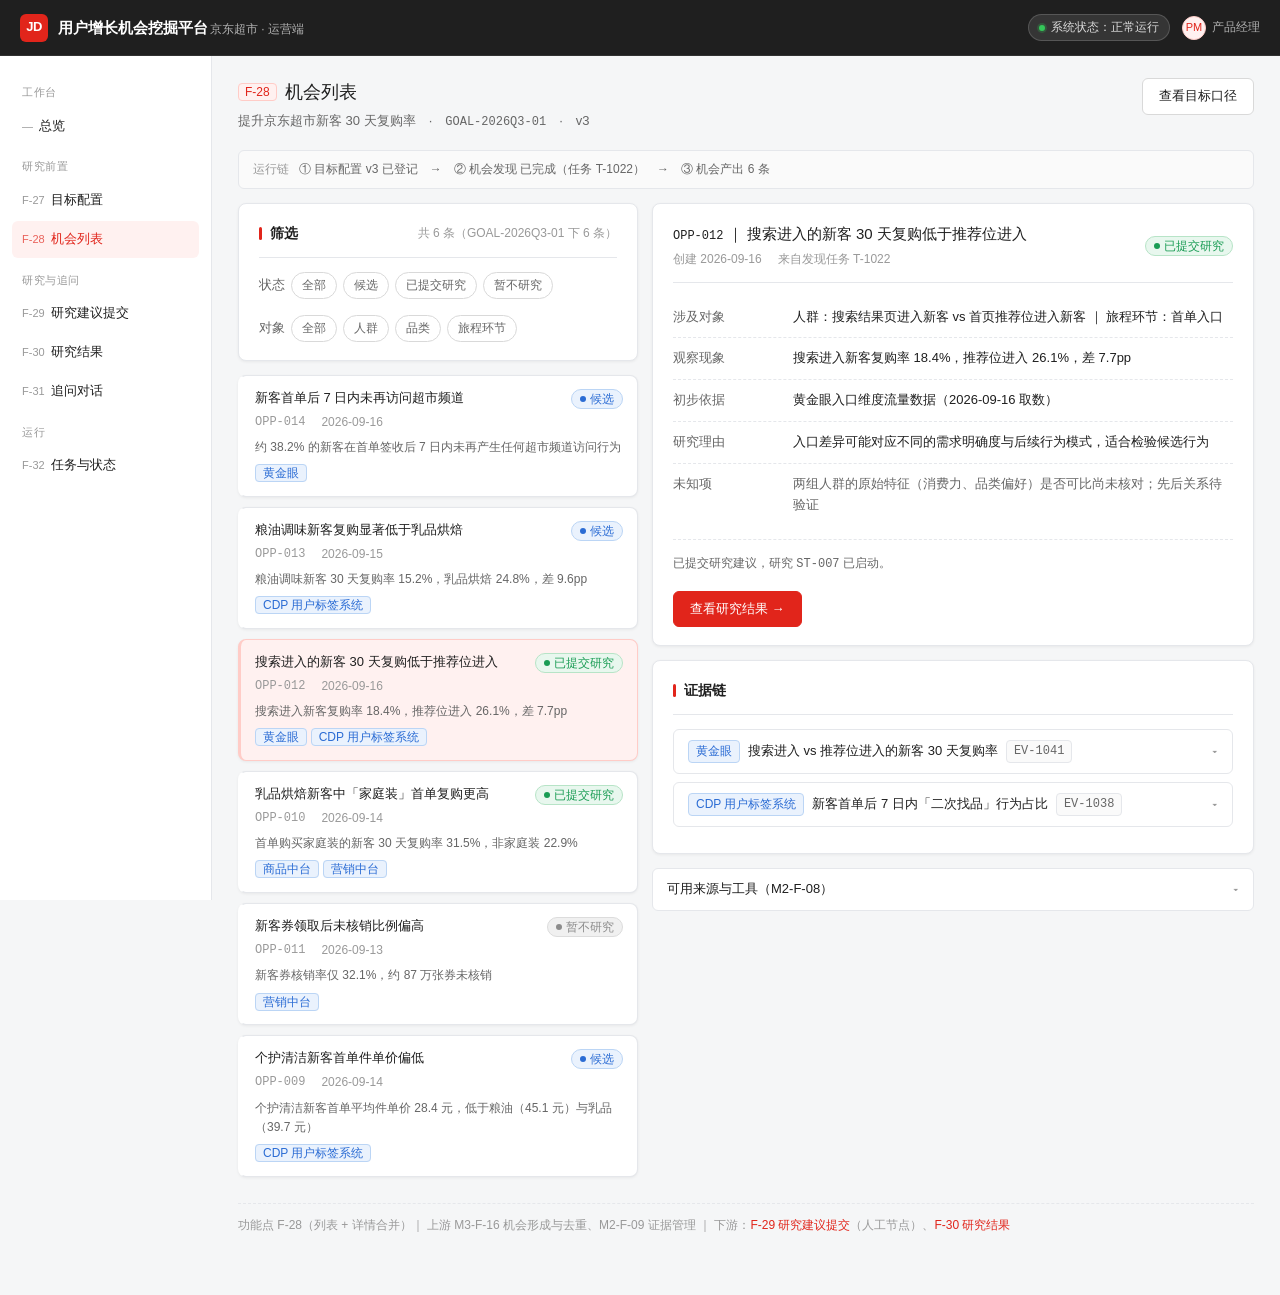
<file: prototype/pages/opportunities.html>
<!DOCTYPE html>
<!--
  文件：prototype/pages/opportunities.html
  功能点：F-28 机会列表（原「机会列表 + 机会详情」两页合并为左右布局一页）
  上游：../../AGENTS.md（宪法）｜ ../../docs/01-brd/BRD.md（M6-F-28、M2-F-09/F-10）
        ../README.md ｜ ../assets/data.js（opportunities / evidences / sources）
  验收要点：按目标浏览机会；三状态（候选 / 暂不研究 / 已提交研究）；
        左列列表、右列详情，选中联动；六要素齐全；证据链可回查到查询记录
  先后运行关系（本页的准入条件）：
        机会列表是机会发现的产出。目标配置只登记了六要素、从未执行过机会发现、
        也没有历史产出 → 本页不放行，给门禁态并指回去目标配置；(F-28 准入)
        只要跑过（有历史产出，或本次正在运行）→ 放行；
        正在运行时列表上方标出「机会发现运行中」，说明列表会随结果补全。
  跨页口径：目标解析 / 运行链状态 / 未读标记一律调 assets/app.js
-->
<html lang="zh-CN">
<head>
<meta charset="UTF-8">
<meta name="viewport" content="width=device-width, initial-scale=1">
<title>F-28 机会列表</title>
<link rel="stylesheet" href="../assets/base.css">
</head>
<body data-page="opportunities">
<main class="content">

  <div class="page-head">
    <div>
      <h1 class="page-title"><span class="fn">F-28</span>机会列表</h1>
      <p class="page-desc" id="opp-meta"></p>
    </div>
    <div class="page-actions">
      <a class="btn" href="goal.html">查看目标口径</a>
    </div>
  </div>

  <div class="chain-bar" id="chain"></div>
  <div id="gate-box"></div>

  <div class="split-layout">
    <div>
      <div class="card" data-filter-card>
        <div class="card-head">
          <div class="card-title">筛选</div>
          <div class="card-note" id="count-note"></div>
        </div>
        <div style="display:flex;gap:16px;flex-wrap:wrap;align-items:center">
          <div style="display:flex;gap:6px;align-items:center">
            <span class="text-2">状态</span>
            <button class="chip" data-filter="status" data-value="all">全部</button>
            <button class="chip" data-filter="status" data-value="candidate">候选</button>
            <button class="chip" data-filter="status" data-value="submitted">已提交研究</button>
            <button class="chip" data-filter="status" data-value="deferred">暂不研究</button>
          </div>
          <div style="display:flex;gap:6px;align-items:center">
            <span class="text-2">对象</span>
            <button class="chip" data-filter="obj" data-value="all">全部</button>
            <button class="chip" data-filter="obj" data-value="人群">人群</button>
            <button class="chip" data-filter="obj" data-value="品类">品类</button>
            <button class="chip" data-filter="obj" data-value="旅程">旅程环节</button>
          </div>
        </div>
      </div>

      <div class="opp-list" id="list"></div>
    </div>

    <div id="detail"></div>
  </div>

  <div class="footer-note">
    功能点 F-28（列表 + 详情合并）｜ 上游 M3-F-16 机会形成与去重、M2-F-09 证据管理 ｜ 下游：<a href="propose.html">F-29 研究建议提交</a>（人工节点）、<a href="result.html">F-30 研究结果</a>
  </div>

</main>
<script src="../assets/data.js"></script>
<script src="../assets/app.js"></script>
<script>
window.pageInit = function (DB, U) {
  let fStatus = "all", fObj = "all";
  let selected = U.qs("id") || "OPP-012";

  /* ---------- 本页展示哪套目标配置的机会 ----------
     解析口径统一走 assets/app.js：URL goal → 本机 applied → DB.applied → 默认目标，
     且目标候选集合含本机新建目标。不在本页再写一遍。 */
  const GOAL_ID = U.currentGoalId();
  const goal = U.goalById(GOAL_ID);
  const applied = (function () {
    const s = U.Store.get("applied", null);
    const rec = (s && s.goalId === GOAL_ID && s.record) ? s.record : (DB.appliedOf ? DB.appliedOf(GOAL_ID) : null);
    /* 版本一律读共享口径（goalVer 覆盖 mock 原始值），不在本页另算一遍 */
    return { goal: goal, rec: rec, version: U.goalVersion(GOAL_ID) };
  })();

  /* ---------- 先后运行关系：本页的准入条件 ----------
     目标配置配了、但从未执行过机会发现、也没有历史产出 → 这一步还不成立，不给进。
     只要历史运行过有产出（或本次已在运行）→ 放行。 */
  const gate = U.gateOf("opportunities", GOAL_ID);

  /* 「查看目标口径」回到目标配置页时，带上当前展示的目标 */
  (function () {
    const a = document.querySelector('a[href="goal.html"]');
    if (a) a.setAttribute("href", "goal.html?goal=" + encodeURIComponent(GOAL_ID));
  })();

  /* 本页只呈现该目标配置下产出的机会 */
  const goalOpps = U.goalOpps(GOAL_ID);

  /* 标题下方：业务目标 · 目标 ID · 版本 */
  (function () {
    document.getElementById("opp-meta").innerHTML =
      U.esc(U.goalFields(GOAL_ID).businessGoal) + "　·　<span class='mono'>" + GOAL_ID + "</span>　·　" + applied.version;
  })();

  /* 未放行：把筛选 + 列表 + 详情整块收起，换成门禁说明 */
  function renderGate() {
    document.getElementById("chain").className = "chain-bar";
    document.getElementById("chain").innerHTML =
      '<span class="chain-key">运行链</span>' +
      '<span>① 目标配置 ' + U.esc(applied.version) + ' 已登记　→　' +
      '<b>② 机会发现未执行</b>　→　③ 暂无机会产出</span>';

    document.getElementById("gate-box").innerHTML =
      '<div class="card"><div class="gate">' +
        '<div class="gate-mark">!</div>' +
        '<div class="gate-title">' + U.esc(gate.reason) + "</div>" +
        '<div class="gate-text">机会列表呈现的是机会发现的产出。该目标配置只登记了六要素，' +
          "还没有执行过机会发现，所以这一步还不成立 —— 这里暂时没有可看的内容，也不等于「没有机会」。</div>" +
        '<div class="gate-how">' + U.esc(gate.how) + "</div>" +
        '<div class="gate-actions">' +
          '<a class="btn btn-primary" href="goal.html?goal=' + encodeURIComponent(GOAL_ID) + '">去目标配置执行机会发现 →</a>' +
          '<a class="btn" href="tasks.html">查看任务与状态</a>' +
        "</div>" +
      "</div></div>";
    document.querySelector(".split-layout").style.display = "none";
  }

  /* 已放行：把「上一个动作跑到哪了」摆在列表上方 */
  function renderChain() {
    const el = document.getElementById("chain");
    const rs = gate.rs;
    const running = rs.state === "queued";
    el.className = "chain-bar" + (running ? " is-running" : "");
    el.innerHTML = '<span class="chain-key">运行链</span>' +
      '<span>① 目标配置 ' + U.esc(applied.version) + ' 已登记　→　' +
      "② 机会发现 " + (running
        ? "<b>运行中</b>（任务 " + rs.running.map(function (t) { return t.id; }).join("、") + "）"
        : (rs.lastDone ? "已完成（任务 " + rs.lastDone.id + "）" : "已执行")) +
      "　→　③ 机会产出 " + rs.oppCount + " 条</span>" +
      (running ? "<span>列表会随运行结果补全</span>" : "");
  }

  function statusOf(o) {
    const override = U.Store.get("oppStatus", {});
    return override[o.id] || o.status;
  }
  function setStatus(id, s) {
    const m = U.Store.get("oppStatus", {});
    m[id] = s;
    U.Store.set("oppStatus", m);
    render();
  }
  function byId(id) {
    return DB.opportunities.filter(function (x) { return x.id === id; })[0] || null;
  }

  /* ---------- 左列：列表 ---------- */
  function renderList() {
    const rows = goalOpps.filter(function (o) {
      const s = statusOf(o);
      if (fStatus !== "all" && s !== fStatus) return false;
      if (fObj !== "all" && o.object.indexOf(fObj) === -1) return false;
      return true;
    });

    /* URL 带入的机会若不属于该目标，回退到第一条 */
    if (rows.length && !rows.some(function (o) { return o.id === selected; })) {
      selected = rows[0].id;
    }

    document.getElementById("count-note").textContent =
      "共 " + rows.length + " 条（" + GOAL_ID + " 下 " + goalOpps.length + " 条）";

    if (!rows.length) {
      document.getElementById("list").innerHTML =
        '<div class="card"><div class="empty">' +
        (goalOpps.length
          ? "当前筛选条件下没有机会记录"
          : "该目标 <span class='mono'>" + GOAL_ID + "</span> 本轮发现未产出机会记录。" +
            '<div class="small text-3" style="margin-top:6px">没有足够依据也是合法产出（M3-F-16）：本轮检查范围与信息缺口已留存在任务记录里。</div>') +
        '<div class="small text-3" style="margin-top:6px">可到 <a href="goal.html?goal=' + encodeURIComponent(GOAL_ID) + '">目标配置</a> 切换其他配置，或再执行一次机会发现。</div>' +
        "</div></div>";
      document.getElementById("detail").innerHTML =
        '<div class="card"><div class="empty">该目标本轮暂无机会记录</div></div>';
      return;
    }

    document.getElementById("list").innerHTML = rows.map(function (o) {
      const s = statusOf(o);
      const evs = o.evidences.map(function (id) {
        const e = DB.evidences[id];
        return '<span class="ev-src">' + (e ? e.sourceName : id) + "</span>";
      }).join(" ");
      return '<div class="opp-item' + (o.id === selected ? " active" : "") + '" data-opp="' + o.id + '">' +
        '<div style="display:flex;gap:8px;align-items:flex-start;justify-content:space-between">' +
          '<div style="font-size:13px;font-weight:500;min-width:0">' + U.esc(o.title) + "</div>" +
          "<div>" + U.badge(s) + "</div>" +
        "</div>" +
        '<div class="kv-inline" style="margin-top:4px"><span class="mono">' + o.id + "</span><span>" + o.createdAt + "</span></div>" +
        '<div class="small text-2" style="margin-top:6px">' + U.esc(o.phenomenon) + "</div>" +
        '<div style="margin-top:6px">' + evs + "</div>" +
        "</div>";
    }).join("");

    document.querySelectorAll("[data-opp]").forEach(function (el) {
      el.addEventListener("click", function () {
        selected = el.dataset.opp;
        renderList();
        renderDetail();
        // 以 file:// 打开时部分浏览器禁止改写 history，失败不影响页面联动
        try {
          if (history.replaceState) {
            history.replaceState(null, "", "opportunities.html?id=" + encodeURIComponent(selected));
          }
        } catch (e) {}
      });
    });
  }

  /* ---------- 右列：详情 ---------- */
  function renderDetail() {
    const o = byId(selected);
    const box = document.getElementById("detail");

    if (!o) {
      box.innerHTML = '<div class="card"><div class="empty">从左侧选择一条机会查看六要素与证据链</div></div>';
      return;
    }

    const status = statusOf(o);

    const evidenceHtml = o.evidences.map(function (eid) {
      const e = DB.evidences[eid];
      if (!e) return "";
      return '<details class="fold">' +
        "<summary><span class='ev-src'>" + e.sourceName + "</span>" +
        "<span>" + U.esc(e.title) + "</span>" +
        "<span class='tag mono'>" + e.id + "</span></summary>" +
        '<div class="fold-body">' +
          '<div class="field-list">' +
            '<div class="field"><div class="field-label">查询条件</div><div class="field-value">' + U.esc(e.condition) + "</div></div>" +
            '<div class="field"><div class="field-label">信息时点</div><div class="field-value">' + U.esc(e.at) + "</div></div>" +
            '<div class="field"><div class="field-label">适用范围</div><div class="field-value">' + U.esc(e.scope) + "</div></div>" +
            '<div class="field"><div class="field-label">查询结果</div><div class="field-value">' + U.esc(e.result) + "</div></div>" +
            '<div class="field"><div class="field-label">缺失说明</div><div class="field-value text-2">' + U.esc(e.missing) + "</div></div>" +
          "</div>" +
          '<div class="small text-3" style="margin-top:8px">查询记录编号 <span class="mono">' + e.queryId + "</span></div>" +
        "</div></details>";
    }).join("");

    let action = "";
    if (status === "candidate") {
      action = '<div class="btn-row">' +
          '<a class="btn btn-primary" href="propose.html?opp=' + o.id + '">提交研究建议 →</a>' +
          '<button class="btn" data-defer="' + o.id + '">标记暂不研究</button>' +
        "</div>";
    } else if (status === "submitted") {
      action = '<div class="small text-2">已提交研究建议，研究 <span class="mono">' + o.studyId + "</span> 已启动。</div>" +
        '<div class="btn-row"><a class="btn btn-primary" href="result.html?study=' + o.studyId + '">查看研究结果 →</a></div>';
    } else {
      action = '<div class="small text-2">已标记暂不研究，记录保留。</div>' +
        '<div class="btn-row"><button class="btn" data-restore="' + o.id + '">恢复为候选</button></div>';
    }

    box.innerHTML =
      '<div class="card">' +
        '<div class="card-head">' +
          '<div style="min-width:0">' +
            '<div style="font-size:15px;font-weight:500"><span class="mono">' + o.id + '</span> ｜ ' + U.esc(o.title) + "</div>" +
            '<div class="kv-inline" style="margin-top:4px"><span>创建 ' + o.createdAt +
            "</span><span>来自发现任务 " + o.fromTask + "</span></div>" +
          "</div>" +
          "<div>" + U.badge(status) + "</div>" +
        "</div>" +
        (status === "deferred"
          ? '<div class="alert alert-info"><div class="flex-1"><span class="alert-title">暂不研究</span>　' +
            U.esc(o.deferReason || "记录保留，条件变化或出现新证据后可再选。") + "</div></div>"
          : "") +
        '<div class="field-list">' +
          '<div class="field"><div class="field-label">涉及对象</div><div class="field-value">' + U.esc(o.object) + "</div></div>" +
          '<div class="field"><div class="field-label">观察现象</div><div class="field-value">' + U.esc(o.phenomenon) + "</div></div>" +
          '<div class="field"><div class="field-label">初步依据</div><div class="field-value">' + U.esc(o.basis) + "</div></div>" +
          '<div class="field"><div class="field-label">研究理由</div><div class="field-value">' + U.esc(o.reason) + "</div></div>" +
          '<div class="field"><div class="field-label">未知项</div><div class="field-value text-2">' + U.esc(o.unknown) + "</div></div>" +
        "</div>" +
        '<div class="card-section">' + action + "</div>" +
      "</div>" +

      '<div class="card">' +
        '<div class="card-head"><div class="card-title">证据链</div></div>' +
        evidenceHtml +
      "</div>" +

      '<details class="fold" style="margin-top:14px">' +
        "<summary>可用来源与工具（M2-F-08）</summary>" +
        '<div class="fold-body">' +
          DB.sources.map(function (s) {
            return '<div class="card-section">' +
              '<div style="display:flex;justify-content:space-between;align-items:center">' +
                "<b>" + s.name + "</b>" +
                (s.status === "ok" ? '<span class="badge badge-done">可用</span>' : '<span class="badge badge-blocked">降级</span>') +
              "</div>" +
              '<div class="small" style="margin-top:4px">可查：' + U.esc(s.can) + "</div>" +
              '<div class="small text-3">不可查：' + U.esc(s.cannot) + "</div>" +
            "</div>";
          }).join("") +
        "</div>" +
      "</details>";

    document.querySelectorAll("[data-defer]").forEach(function (b) {
      b.addEventListener("click", function () { setStatus(b.dataset.defer, "deferred"); });
    });
    document.querySelectorAll("[data-restore]").forEach(function (b) {
      b.addEventListener("click", function () { setStatus(b.dataset.restore, "candidate"); });
    });
  }

  function render() {
    renderList();
    renderDetail();
  }

  document.querySelectorAll(".chip[data-filter]").forEach(function (c) {
    c.addEventListener("click", function () {
      if (c.dataset.filter === "status") fStatus = c.dataset.value; else fObj = c.dataset.value;
      document.querySelectorAll('.chip[data-filter="' + c.dataset.filter + '"]').forEach(function (x) {
        x.style.borderColor = ""; x.style.color = "";
      });
      c.style.borderColor = "#E1251B"; c.style.color = "#E1251B";
      render();
    });
  });

  if (gate.locked) renderGate();
  else { renderChain(); render(); }
};
</script>
</body>
</html>
<!--
  反向清单：
  - 被 ../README.md 登记（原「机会列表」与「机会详情」两页已合并为本页）
  - 被 ../index.html 链接
  - 被 goal.html 链接（运行后跳转）
  - 被 result.html、propose.html 链接
  - 下游：propose.html（F-29）、result.html（F-30）、tasks.html（F-32）
-->
</file>
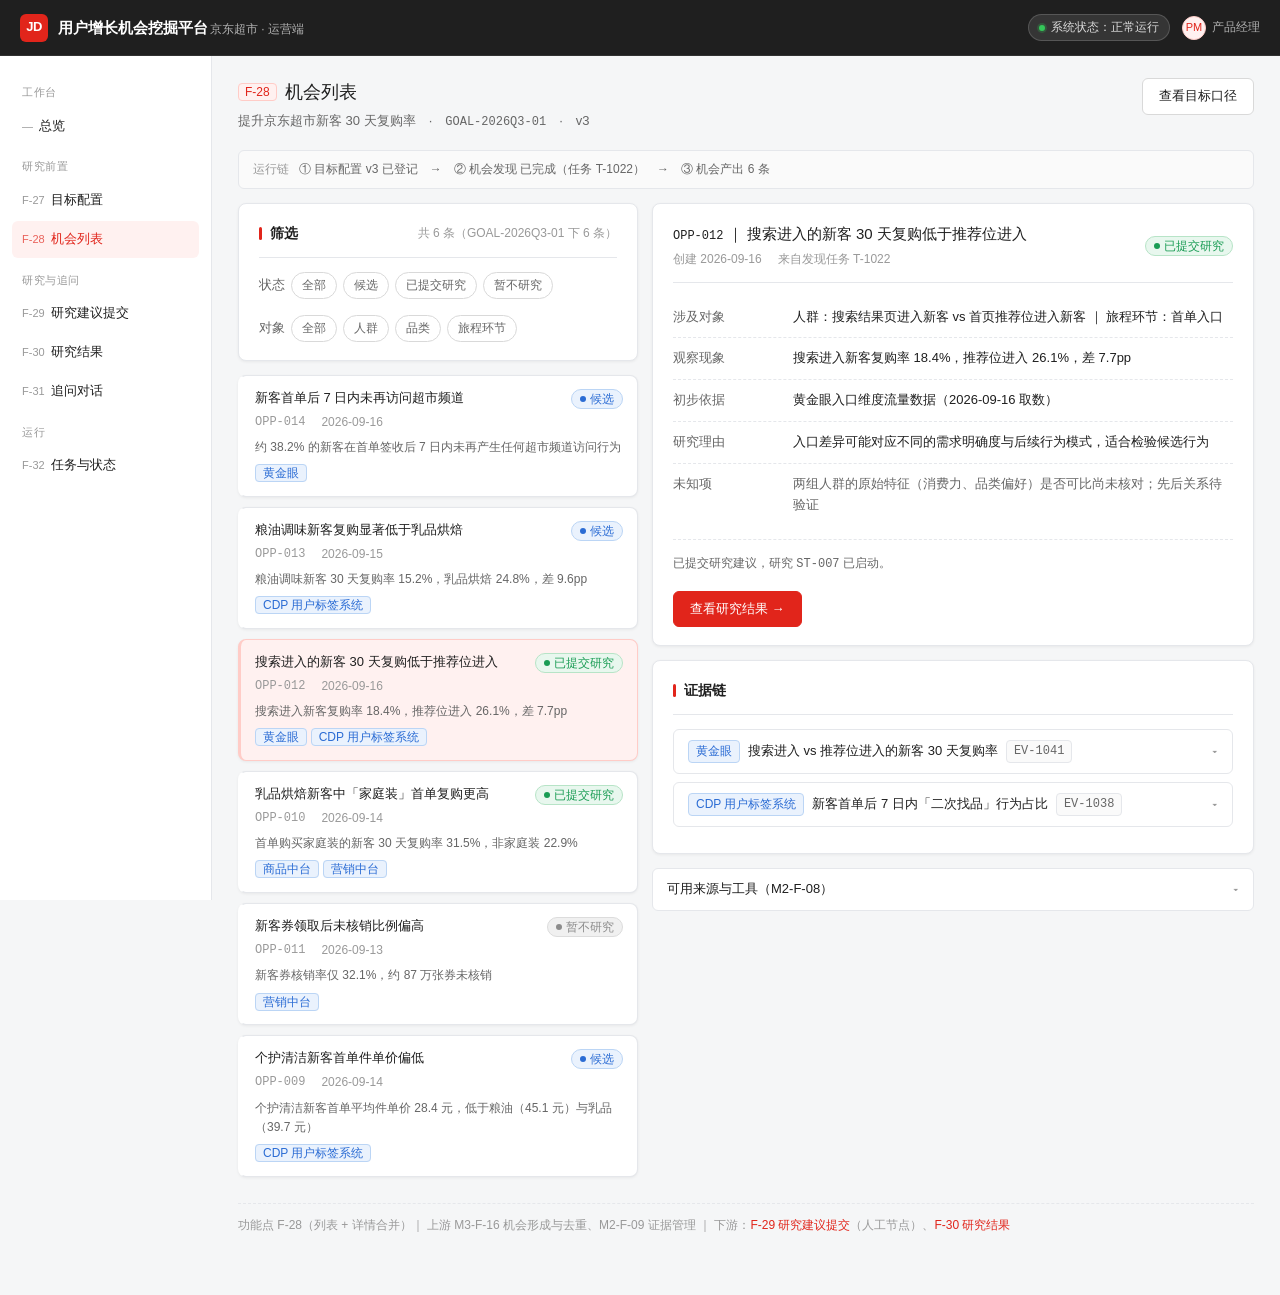
<file: prototype/pages/opportunity-detail.html>
<!DOCTYPE html>
<!--
  文件：prototype/pages/opportunity-detail.html
  状态：已并入 opportunities.html（F-28 列表 + 详情左右布局合并页）
  本文件仅作兼容跳转，保留是为了不破坏旧链接与书签；不再出现在侧栏导航与 README 中。
  上游：../README.md ｜ ./opportunities.html
-->
<html lang="zh-CN">
<head>
<meta charset="UTF-8">
<meta http-equiv="refresh" content="0;url=opportunities.html">
<title>F-28 机会详情（已合并）</title>
<script>
  (function () {
    var id = (new RegExp("[?&]id=([^&]*)").exec(location.search) || [])[1];
    location.replace("opportunities.html" + (id ? "?id=" + id : ""));
  })();
</script>
</head>
<body>
  <p style="font:13px/1.6 -apple-system,'PingFang SC',sans-serif;padding:24px;color:#666">
    机会详情已并入「机会列表」页。正在跳转…… 若未自动跳转，请
    <a href="opportunities.html">点击前往机会列表</a>。
  </p>
</body>
</html>
</file>
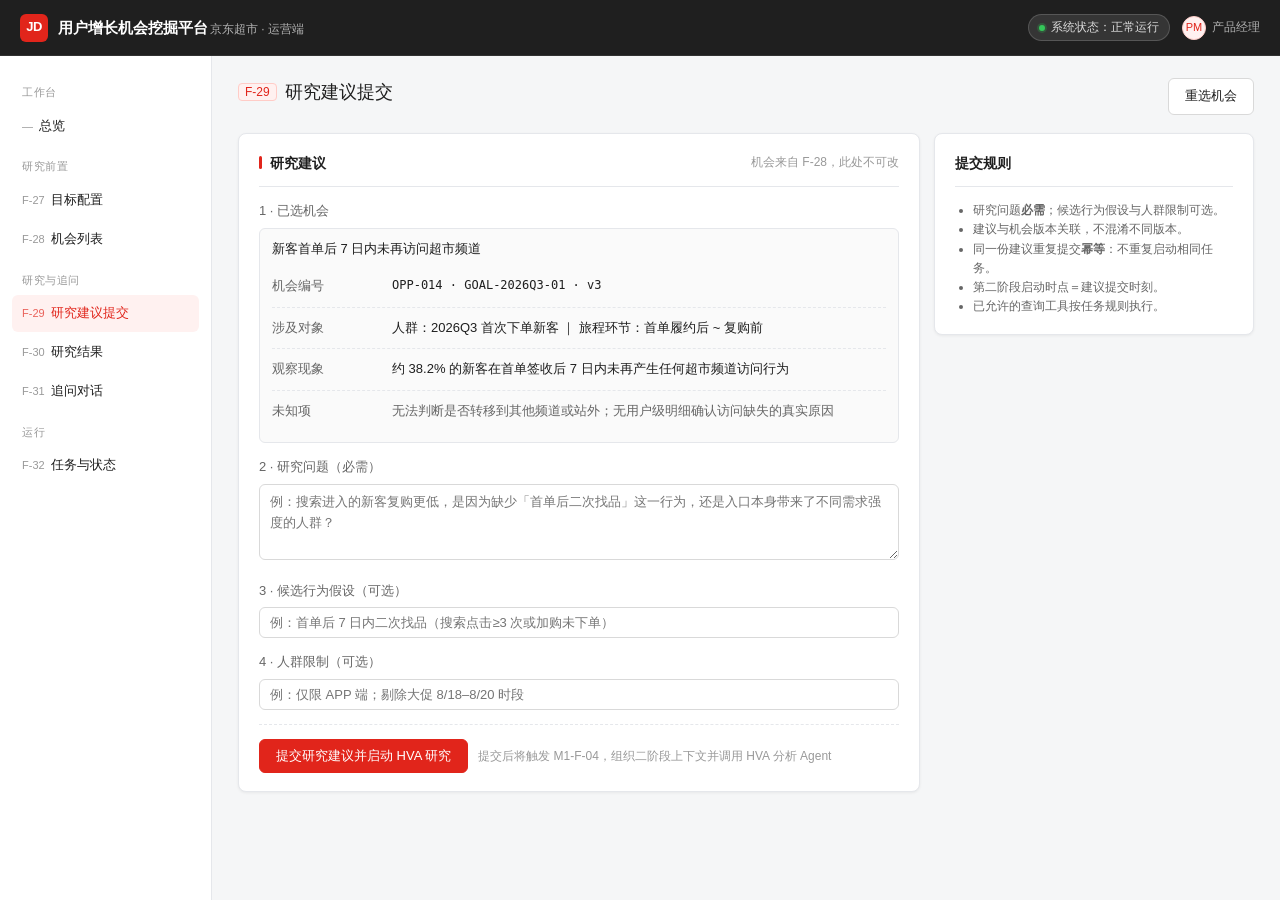
<file: prototype/pages/propose.html>
<!DOCTYPE html>
<!--
  文件：prototype/pages/propose.html
  功能点：F-29 研究建议提交页
  上游：../../AGENTS.md（宪法）｜ ../../docs/01-brd/BRD.md（M6-F-29、M1-F-03/F-04）
        ../README.md ｜ ../assets/data.js（opportunities）
  验收要点：选机会 → 研究问题（必需）→ 可选补候选行为假设、人群限制；
        问题不明确时只补问题不重填材料；提交触发 F-04；重复提交幂等
-->
<html lang="zh-CN">
<head>
<meta charset="UTF-8">
<meta name="viewport" content="width=device-width, initial-scale=1">
<title>F-29 研究建议提交</title>
<link rel="stylesheet" href="../assets/base.css">
</head>
<body data-page="propose">
<main class="content">

  <div class="page-head">
    <div>
      <h1 class="page-title"><span class="fn">F-29</span>研究建议提交</h1>
    </div>
    <div class="page-actions"><a class="btn" href="opportunities.html">重选机会</a></div>
  </div>

  <div class="side-layout">
    <div>
      <div class="card">
        <div class="card-head"><div class="card-title">研究建议</div><div class="card-note">机会来自 F-28，此处不可改</div></div>

        <div class="form-row">
          <label class="lbl">1 · 已选机会</label>
          <div id="opp-box"></div>
        </div>

        <div class="form-row">
          <label class="lbl">2 · 研究问题（必需）</label>
          <textarea id="q" placeholder="例：搜索进入的新客复购更低，是因为缺少「首单后二次找品」这一行为，还是入口本身带来了不同需求强度的人群？"></textarea>
          <div id="q-check"></div>
        </div>

        <div class="form-row">
          <label class="lbl">3 · 候选行为假设（可选）</label>
          <input type="text" id="hypo" placeholder="例：首单后 7 日内二次找品（搜索点击≥3 次或加购未下单）">
        </div>

        <div class="form-row">
          <label class="lbl">4 · 人群限制（可选）</label>
          <input type="text" id="limit" placeholder="例：仅限 APP 端；剔除大促 8/18–8/20 时段">
        </div>

        <div class="card-section">
          <div class="btn-row" style="margin-top:0">
            <button class="btn btn-primary" id="submit">提交研究建议并启动 HVA 研究</button>
            <span class="text-3 small" id="submit-note">提交后将触发 M1-F-04，组织二阶段上下文并调用 HVA 分析 Agent</span>
          </div>
          <div id="result-box"></div>
        </div>
      </div>
    </div>

    <div>
      <div class="card">
        <div class="card-head"><div class="card-title plain">提交规则</div></div>
        <ul class="small text-2" style="padding-left:18px;margin:0">
          <li>研究问题<b>必需</b>；候选行为假设与人群限制可选。</li>
          <li>建议与机会版本关联，不混淆不同版本。</li>
          <li>同一份建议重复提交<b>幂等</b>：不重复启动相同任务。</li>
          <li>第二阶段启动时点＝建议提交时刻。</li>
          <li>已允许的查询工具按任务规则执行。</li>
        </ul>
      </div>
    </div>
  </div>

</main>
<script src="../assets/data.js"></script>
<script src="../assets/app.js"></script>
<script>
window.pageInit = function (DB, U) {
  const oppId = U.qs("opp") || "OPP-014";
  const o = DB.opportunities.filter(function (x) { return x.id === oppId; })[0]
         || DB.opportunities[0];

  document.getElementById("opp-box").innerHTML =
    '<div class="readonly-box">' +
      '<div style="font-weight:500;margin-bottom:6px">' + U.esc(o.title) + "</div>" +
      '<div class="field-list">' +
        '<div class="field"><div class="field-label">机会编号</div><div class="field-value mono">' + o.id + " · " + o.target + "</div></div>" +
        '<div class="field"><div class="field-label">涉及对象</div><div class="field-value">' + U.esc(o.object) + "</div></div>" +
        '<div class="field"><div class="field-label">观察现象</div><div class="field-value">' + U.esc(o.phenomenon) + "</div></div>" +
        '<div class="field"><div class="field-label">未知项</div><div class="field-value text-2">' + U.esc(o.unknown) + "</div></div>" +
      "</div>" +
    "</div>";

  const q = document.getElementById("q");
  const box = document.getElementById("q-check");
  function check() {
    const v = q.value.trim();
    if (!v) { box.innerHTML = ""; return; }
    const hasCrowd = /人群|用户|新客|客群/.test(v);
    const hasBehav = /行为|找品|搜索|加购|访问|复购|购买|下单/.test(v);
    const tips = [];
    if (!hasCrowd) tips.push("未指明针对哪个人群");
    if (!hasBehav) tips.push("未指明要检验的行为或结果");
    if (v.length < 15) tips.push("问题描述过短，难以确定查证方向");
    box.innerHTML = tips.length
      ? '<div class="alert alert-warn"><div class="flex-1"><span class="alert-title">需补充的要点：</span>' +
        tips.join("；") + "。只需在问题中补清这些内容，无需重填机会材料。</div></div>"
      : '<div class="alert alert-ok"><div class="flex-1">问题指向了明确的人群与行为，可作为第二阶段的研究起点。</div></div>';
  }
  q.addEventListener("input", check);

  document.getElementById("submit").addEventListener("click", function () {
    const v = q.value.trim();
    const out = document.getElementById("result-box");
    if (!v) {
      out.innerHTML = '<div class="alert alert-danger"><div class="flex-1">研究问题为必填项，请先填写后再提交。</div></div>';
      q.focus();
      return;
    }
    const key = o.id + "::" + v + "::" + document.getElementById("hypo").value.trim() + "::" + document.getElementById("limit").value.trim();
    const submitted = U.Store.get("proposals", []);
    if (submitted.indexOf(key) !== -1) {
      out.innerHTML = '<div class="alert alert-info"><div class="flex-1">' +
        "<span class='alert-title'>幂等：同一份研究建议已提交过</span>，不会重复启动相同任务。" +
        "如需新的研究，请修改研究问题或补充信息后再提交。</div></div>";
      return;
    }
    submitted.push(key);
    U.Store.set("proposals", submitted);

    const taskId = "T-" + (1100 + submitted.length);
    const tasks = U.Store.get("newTasks", []);
    tasks.push({
      id: taskId, type: "HVA 研究", ref: o.id + " · 新研究", stage: "M4",
      goal: o.target.split(" · ")[0],
      status: "running", startedAt: "刚刚", trigger: "PM 于刚刚提交研究建议（" + o.id + "）",
      agentVersion: "hva-agent v1.3 / agent.md r12 / skills: hva-five-checks v1.1",
      queries: [], done: "已注入二阶段上下文，等待首轮查询", blockedBy: null, progress: "1 / 5 步",
      question: v
    });
    U.Store.set("newTasks", tasks);
    /* 运行动作产生新任务：该目标的任务与状态有了更新待查看 */
    U.markUnread("tasks", 1, o.target.split(" · ")[0]);

    out.innerHTML = '<div class="alert alert-ok"><div class="flex-1">' +
      "<span class='alert-title'>已提交，触发 M1-F-04</span>　研究建议已与机会版本 " + o.id + " 关联。<br>" +
      "已创建 HVA 研究任务 <span class='mono'>" + taskId + "</span> 并注入二阶段上下文。" +
      "</div></div>";
  });
};
</script>
</body>
</html>
<!--
  反向清单：
  - 被 ../README.md 登记
  - 被 ../index.html 链接（默认 OPP-014）
  - 被 opportunities.html 链接（列表右栏「提交研究建议」）
  - 下游：tasks.html（F-32，展示新生成的任务）
-->
</file>
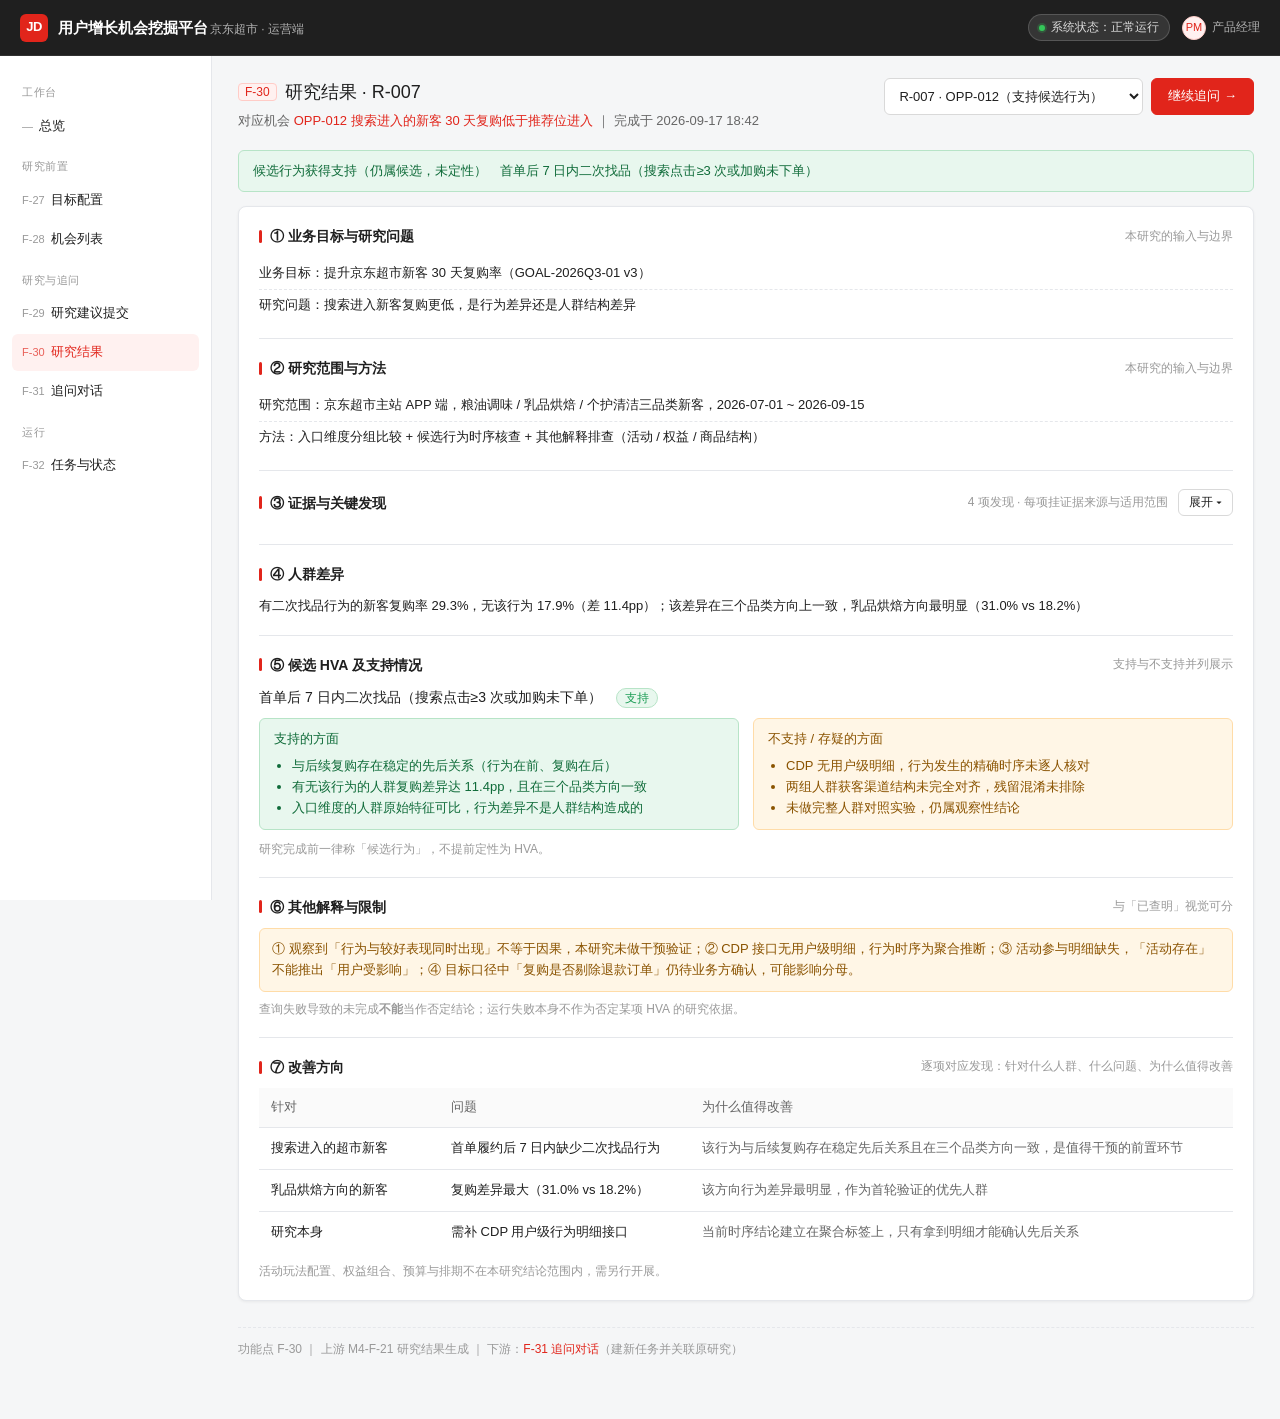
<file: prototype/pages/result.html>
<!DOCTYPE html>
<!--
  文件：prototype/pages/result.html
  功能点：F-30 研究结果页
  上游：../../AGENTS.md（宪法）｜ ../../docs/01-brd/BRD.md（M6-F-30、M4-F-21）
        ../README.md ｜ ../assets/data.js（studies / evidences）
  版式：①~⑦ 用**一整页**表达（单一文档，段落顺序即阅读顺序），不再拆成一要素一张卡；
        仅三处保留自身语义结构——③ 证据与关键发现（整段可折叠，默认收起；单条证据可独立展开回查）
        / ⑤ 支持与不支持并列 / ⑦ 逐项对应表
  验收要点：七要素齐全且顺序为 ① 业务目标与研究问题 / ② 研究范围与方法（条目换行展示）
        / ③ 证据与关键发现 / ④ 人群差异 / ⑤ 候选 HVA 及支持情况 / ⑥ 其他解释与限制（与「已查明」视觉可分）
        / ⑦ 改善方向；候选 HVA 的支持 / 不支持并列展示
  编号：R-xxx 为对外结果编号（页面标题与切换器展示），ST-xxx 为内部研究 ID（仅 URL 参数与技术标识）
-->
<html lang="zh-CN">
<head>
<meta charset="UTF-8">
<meta name="viewport" content="width=device-width, initial-scale=1">
<title>F-30 研究结果</title>
<link rel="stylesheet" href="../assets/base.css">
</head>
<body data-page="result">
<main class="content">

  <div id="root"></div>

  <div class="footer-note">
    功能点 F-30 ｜ 上游 M4-F-21 研究结果生成 ｜ 下游：<a href="followup.html">F-31 追问对话</a>（建新任务并关联原研究）
  </div>

</main>
<script src="../assets/data.js"></script>
<script src="../assets/app.js"></script>
<script>
window.pageInit = function (DB, U) {
  function render(studyId) {
    const s = DB.studies[studyId];
    const o = DB.opportunities.filter(function (x) { return x.id === s.oppId; })[0];
    const supported = s.e5_hva.status === "candidate_supported";

    const findings = s.e3_findings.map(function (f, i) {
      const evs = f.evidences.map(function (eid) {
        const e = DB.evidences[eid];
        if (!e) return "";
        return '<details class="fold" style="margin-top:8px">' +
          "<summary><span class='ev-src'>" + e.sourceName + "</span><span>" + U.esc(e.title) +
          "</span><span class='tag mono'>" + e.id + "</span></summary>" +
          '<div class="fold-body"><div class="field-list">' +
            '<div class="field"><div class="field-label">查询条件</div><div class="field-value">' + U.esc(e.condition) + "</div></div>" +
            '<div class="field"><div class="field-label">信息时点</div><div class="field-value">' + U.esc(e.at) + "</div></div>" +
            '<div class="field"><div class="field-label">适用范围</div><div class="field-value">' + U.esc(e.scope) + "</div></div>" +
            '<div class="field"><div class="field-label">结果</div><div class="field-value">' + U.esc(e.result) + "</div></div>" +
            '<div class="field"><div class="field-label">缺失说明</div><div class="field-value text-2">' + U.esc(e.missing) + "</div></div>" +
          "</div></div></details>";
      }).join("");
      return '<div class="find-item">' +
        '<div style="display:flex;gap:10px;align-items:flex-start">' +
          '<span class="badge ' + (f.support === "supported" ? "badge-done" : "badge-neutral") + '">' + (i + 1) + "</span>" +
          '<div style="flex:1;min-width:0">' +
            '<div class="find-text">' + U.esc(f.text) + "</div>" +
            '<div class="find-limit small text-3" style="margin-top:4px">限制：' + U.esc(f.limit) + "</div>" +
            evs +
          "</div>" +
        "</div></div>";
    }).join("");

    /* 用 ｜ / ； 连接的输入条目拆成多行展示 */
    function lineWrap(str) {
      return (str || "").split(/[｜；]/).map(function (t) { return t.trim(); }).filter(Boolean)
        .map(function (t) { return '<div class="spec-line">' + U.esc(t) + "</div>"; }).join("");
    }
    const goalLines = lineWrap(s.e1_goal);
    const scopeLines = lineWrap(s.e2_scope);

    /* 段落壳：一整页里的一个要素段落 */
    function sec(no, title, note, body, tools) {
      return '<section class="doc-sec">' +
        '<div class="doc-sec-head">' +
          '<div class="doc-sec-title">' + no + " " + title + "</div>" +
          '<div class="card-tools" style="align-items:center;gap:10px">' +
            (note ? '<span class="doc-sec-note">' + note + "</span>" : "") +
            (tools || "") +
          "</div>" +
        "</div>" +
        body +
      "</section>";
    }

    document.getElementById("root").innerHTML =
      '<div class="page-head">' +
        "<div>" +
          '<h1 class="page-title"><span class="fn">F-30</span>研究结果 · ' + s.studyNo + "</h1>" +
          '<p class="page-desc">对应机会 <a href="opportunities.html?id=' + o.id + '">' + o.id + " " + U.esc(o.title) +
          "</a> ｜ 完成于 " + s.finishedAt + "</p>" +
        "</div>" +
        '<div class="page-actions">' +
          '<select id="study-sel" style="width:auto">' +
            Object.keys(DB.studies).map(function (k) {
              const x = DB.studies[k];
              return '<option value="' + k + '"' + (k === studyId ? " selected" : "") + ">" +
                x.studyNo + " · " + x.oppId + "（" +
                (x.e5_hva.status === "candidate_supported" ? "支持候选行为" : "未支持候选行为") + "）</option>";
            }).join("") +
          "</select>" +
          '<a class="btn btn-primary" href="followup.html?study=' + studyId + '">继续追问 →</a>' +
        "</div>" +
      "</div>" +

      '<div class="alert ' + (supported ? "alert-ok" : "alert-info") + '">' +
        '<div class="flex-1"><span class="alert-title">' +
        (supported ? "候选行为获得支持（仍属候选，未定性）" : "未找到足够依据支持候选行为，这也是完整的研究结果") +
        "</span>　" + U.esc(s.e5_hva.name) + "</div>" +
      "</div>" +

      /* 一条文档：①~⑦ 顺序排布，段落间以细线分隔，不再各自成卡 */
      '<div class="card doc">' +

        sec("①", "业务目标与研究问题", "本研究的输入与边界",
          '<div class="doc-body">' + goalLines + "</div>") +

        sec("②", "研究范围与方法", "本研究的输入与边界",
          '<div class="doc-body">' + scopeLines + "</div>") +

        /* ③ 证据与关键发现：整段可折叠（默认收起），段落内单条证据可独立展开 / 收起 */
        sec("③", "证据与关键发现",
          s.e3_findings.length + " 项发现 · 每项挂证据来源与适用范围",
          '<div class="doc-body is-collapsed" id="ev-body"><div id="findings">' + findings + "</div></div>",
          '<button class="btn btn-sm" id="ev-toggle" type="button" aria-label="展开或收起">展开 ▾</button>') +

        sec("④", "人群差异", "", '<div class="doc-body">' + U.esc(s.e4_diff) + "</div>") +

        /* ⑤ 候选 HVA：支持与不支持并列展示 */
        sec("⑤", "候选 HVA 及支持情况", "支持与不支持并列展示",
          '<div class="doc-body">' +
            '<div style="font-size:14px;font-weight:500;margin-bottom:10px">' + U.esc(s.e5_hva.name) + "　" +
              (supported ? '<span class="badge badge-done">支持</span>' : '<span class="badge badge-neutral">不支持</span>') +
            "</div>" +
            '<div class="grid-2">' +
              '<div class="alert alert-ok mb0"><div class="flex-1"><div class="alert-title">支持的方面</div>' +
                "<ul style='padding-left:18px;margin:6px 0 0'>" + s.e5_hva.supported.map(function (x) { return "<li>" + U.esc(x) + "</li>"; }).join("") + "</ul></div></div>" +
              '<div class="alert alert-warn mb0"><div class="flex-1"><div class="alert-title">不支持 / 存疑的方面</div>' +
                "<ul style='padding-left:18px;margin:6px 0 0'>" + s.e5_hva.unsupported.map(function (x) { return "<li>" + U.esc(x) + "</li>"; }).join("") + "</ul></div></div>" +
            "</div>" +
            '<div class="small text-3" style="margin-top:10px">研究完成前一律称「候选行为」，不提前定性为 HVA。</div>' +
          "</div>") +

        /* ⑥ 其他解释与限制：与「已查明」视觉可分 */
        sec("⑥", "其他解释与限制", "与「已查明」视觉可分",
          '<div class="doc-body">' +
            '<div class="doc-limits">' + U.esc(s.e6_limits) + "</div>" +
            '<div class="small text-3" style="margin-top:8px">查询失败导致的未完成<b>不能</b>当作否定结论；运行失败本身不作为否定某项 HVA 的研究依据。</div>' +
          "</div>") +

        /* ⑦ 改善方向：逐项对应发现 */
        sec("⑦", "改善方向", "逐项对应发现：针对什么人群、什么问题、为什么值得改善",
          '<div class="doc-body">' +
            '<table class="tbl tbl-sm"><thead><tr><th style="width:180px">针对</th><th>问题</th><th>为什么值得改善</th></tr></thead><tbody>' +
            s.e7_actions.map(function (a) {
              return "<tr><td>" + U.esc(a.for) + "</td><td>" + U.esc(a.what) + "</td><td class='text-2'>" + U.esc(a.why) + "</td></tr>";
            }).join("") +
            "</tbody></table>" +
            '<div class="small text-3" style="margin-top:10px">' + U.esc(s.outOfScopeNote) + "</div>" +
          "</div>") +

      "</div>";

    document.getElementById("study-sel").addEventListener("change", function (e) { render(e.target.value); });

    /* ---------- ③ 证据与关键发现：整段折叠（不影响段内单条证据的展开 / 收起） ---------- */
    const evBody = document.getElementById("ev-body");
    const evToggle = document.getElementById("ev-toggle");
    evToggle.addEventListener("click", function () {
      const collapsed = evBody.classList.toggle("is-collapsed");
      evToggle.textContent = collapsed ? "展开 ▾" : "收起 ▴";
    });
  }

  render(U.qs("study") || "ST-007");
};
</script>
</body>
</html>
<!--
  反向清单：
  - 被 ../README.md 登记
  - 被 ../index.html 链接（默认 ST-007）
  - 被 opportunities.html 链接（列表右栏「查看研究结果」）
  - 下游：followup.html（F-31）
  - 版式依赖：../assets/base.css 的 .doc-sec / .doc-sec-title / .doc-body / .doc-limits / .find-item
-->
</file>
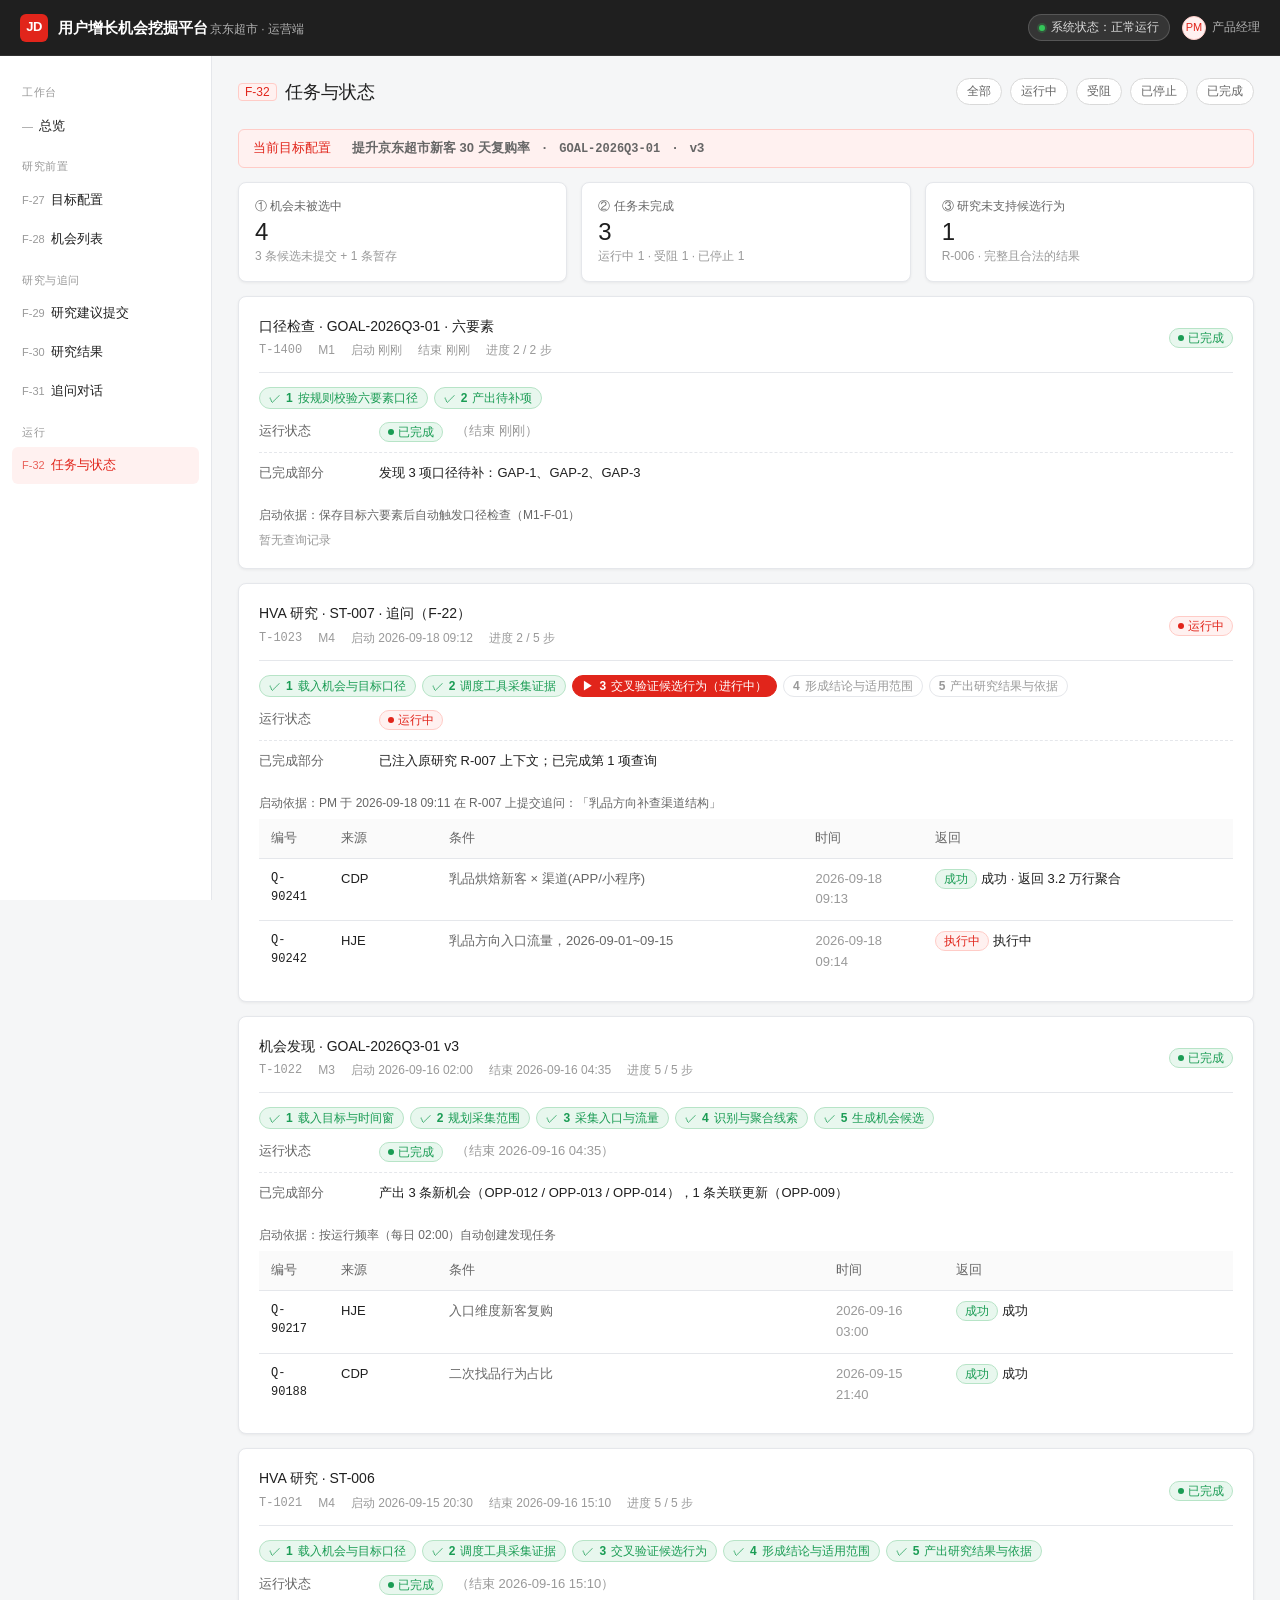
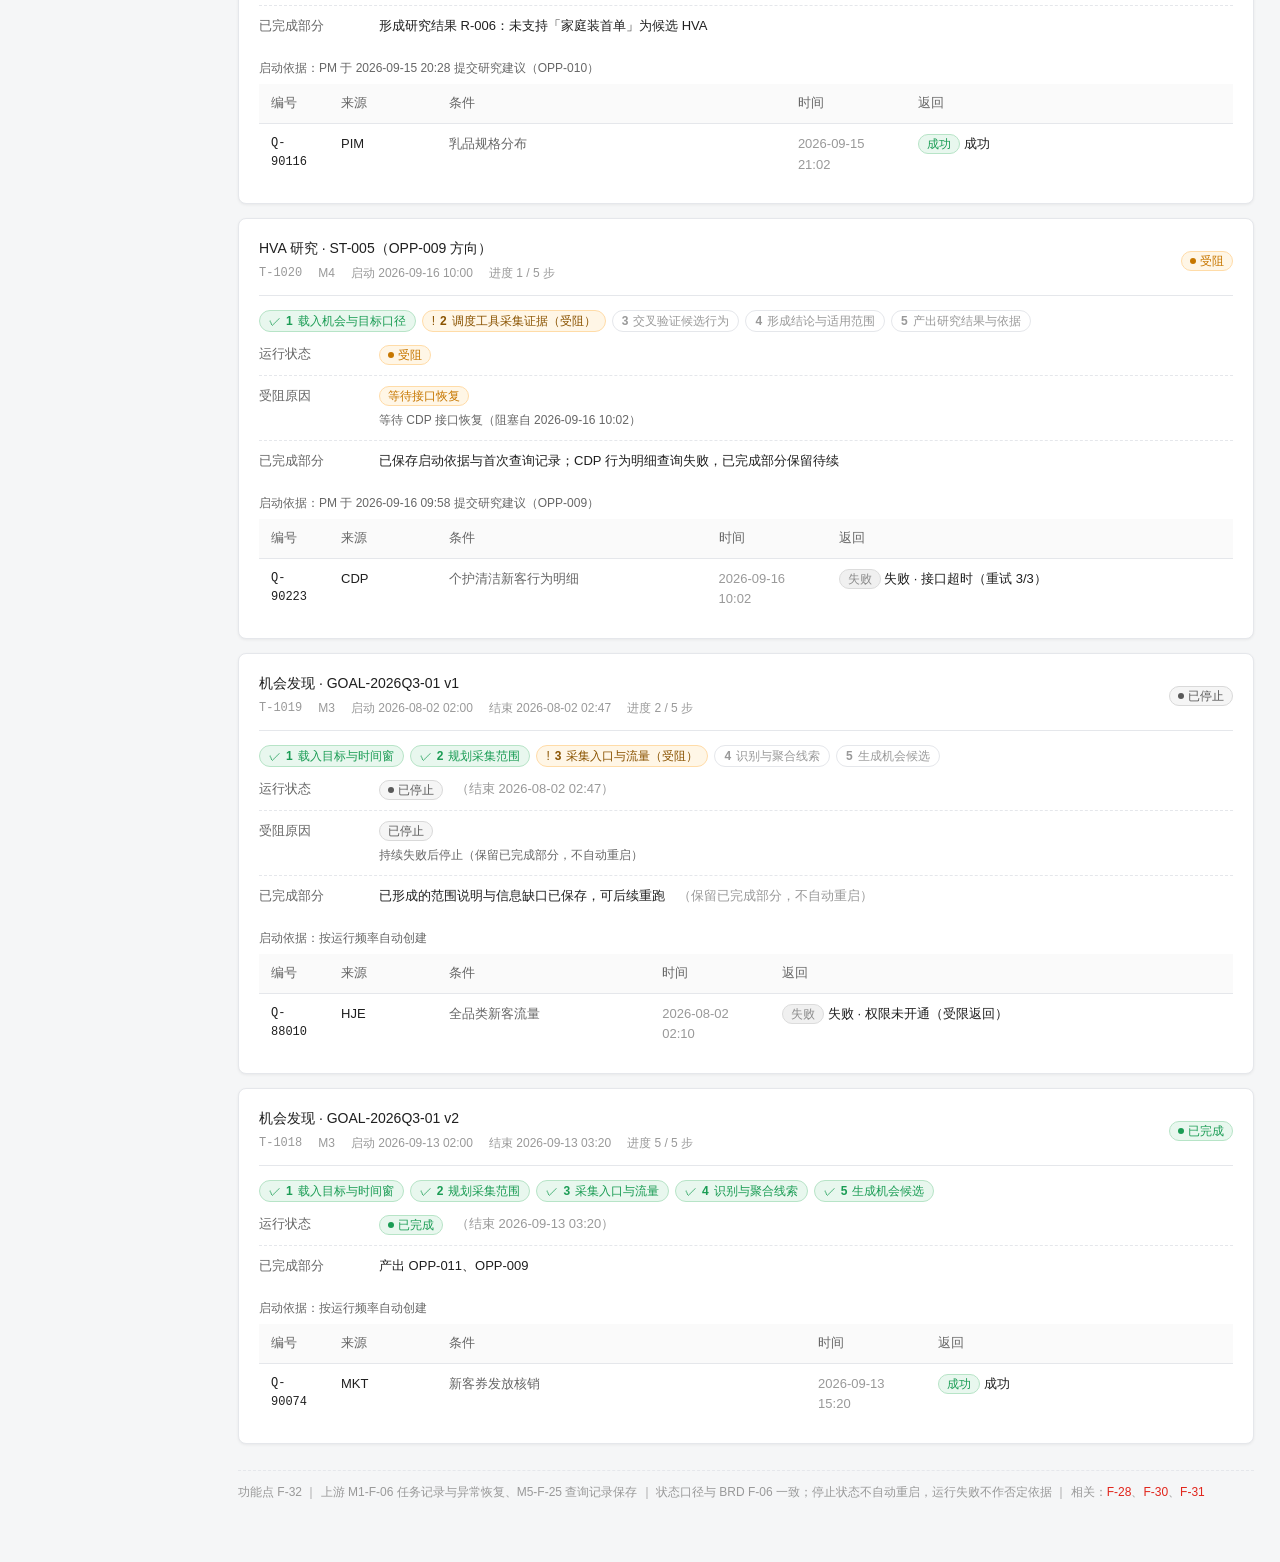
<file: prototype/pages/tasks.html>
<!DOCTYPE html>
<html lang="zh-CN">
<head>
<meta charset="UTF-8">
<meta name="viewport" content="width=device-width, initial-scale=1">
<title>F-32 任务与状态</title>
<link rel="stylesheet" href="../assets/base.css">
</head>
<body data-page="tasks">
<main class="content">

  <div class="page-head">
    <div>
      <h1 class="page-title"><span class="fn">F-32</span>任务与状态</h1>
    </div>
    <div class="page-actions">
      <button class="chip" data-f="all">全部</button>
      <button class="chip" data-f="running">运行中</button>
      <button class="chip" data-f="blocked">受阻</button>
      <button class="chip" data-f="stopped">已停止</button>
      <button class="chip" data-f="done">已完成</button>
    </div>
  </div>

  <div class="scope-bar" id="goal-scope"></div>

  <div class="grid-3" id="stats" style="margin-bottom:14px"></div>

  <div id="list"></div>

  <div class="footer-note">
    功能点 F-32 ｜ 上游 M1-F-06 任务记录与异常恢复、M5-F-25 查询记录保存 ｜ 状态口径与 BRD F-06 一致；停止状态不自动重启，运行失败不作否定依据 ｜ 相关：<a href="opportunities.html">F-28</a>、<a href="result.html">F-30</a>、<a href="followup.html">F-31</a>
  </div>

</main>
<script src="../assets/data.js"></script>
<script src="../assets/app.js"></script>
<script>
window.pageInit = function (DB, U) {
  /* 目标解析统一走 assets/app.js：含本机新建目标，与总览/机会列表/目标配置同一答案 */
  const GOAL_ID = U.currentGoalId();
  const applied = U.goalById(GOAL_ID);

  function taskGoalId(t) { return t.goal || ""; }

  let filter = "all";

  function urlTask() {
    const id = U.qs("new");
    if (!id) return null;
    const stored = U.Store.get("newTasks", []) || [];
    for (let i = 0; i < stored.length; i++) if (stored[i].id === id) return null;
    const opp = U.qs("opp") || "—";
    return {
      id: id, type: "HVA 研究", ref: opp + " · 新研究", stage: "M4", isNew: true, goal: GOAL_ID,
      status: "running", startedAt: "刚刚",
      trigger: "PM 于刚刚提交研究建议（" + opp + "）",
      agentVersion: "hva-agent v1.3 / agent.md r12 / skills: hva-five-checks v1.1",
      queries: [],
      done: "已注入二阶段上下文，等待首轮查询。研究问题：" + (U.qs("q") || "—"),
      blockedBy: null, progress: "1 / 5 步"
    };
  }

  /* 任务归属走 assets/app.js 的共享实现（认任务自身的 goal，并可从 ref 里回认目标 ID），
     与总览四维度同一口径；仅额外并入 URL 带入的本次新任务 */
  function scopedTasks() {
    const fromUrl = urlTask();
    return (fromUrl ? [fromUrl] : []).concat(U.goalTasks(GOAL_ID));
  }

  function f32Reason(t) {
    if (t.status === "stopped") return "已停止";
    if (t.status === "blocked") {
      if (t.blockedReason === "目标或指标口径不清") return "等待必要信息";
      return "等待接口恢复";
    }
    return "";
  }

  const TYPE_STEPS = {
    "口径检查": ["按规则校验六要素口径", "产出待补项"],
    "机会发现": ["载入目标与时间窗", "规划采集范围", "采集入口与流量", "识别与聚合线索", "生成机会候选"],
    "HVA 研究": ["载入机会与目标口径", "调度工具采集证据", "交叉验证候选行为", "形成结论与适用范围", "产出研究结果与依据"],
    "HVA 研究 · 追问": ["关联原研究与依据", "调度工具采集证据", "重算并校验差异", "更新结论适用范围", "产出新一轮结果"]
  };

  function stepPlan(t) {
    const names = TYPE_STEPS[t.type] || [];
    const m = /(\d+)\s*\/\s*(\d+)/.exec(t.progress || "");
    const done = m ? parseInt(m[1], 10) : 0;
    return names.map(function (name, i) {
      let state = "pending";
      if (i < done) state = "done";
      else if (i === done) {
        if (t.status === "running") state = "active";
        else if (t.status === "blocked" || t.status === "stopped") state = "blocked";
      }
      return { no: i + 1, name: name, state: state };
    });
  }

  function renderStats() {
    /* 机会状态同样认本机改过的状态（oppStatus），与总览「待办」同一口径 */
    const oppStatus = U.Store.get("oppStatus", {});
    const statusOf = function (o) { return oppStatus[o.id] || o.status; };
    const opps = U.goalOpps(GOAL_ID);
    const cand = opps.filter(function (o) { return statusOf(o) === "candidate"; }).length;
    const defer = opps.filter(function (o) { return statusOf(o) === "deferred"; }).length;
    const notSelected = cand + defer;

    const ts = scopedTasks();
    const running = ts.filter(function (t) { return t.status === "running"; });
    const blocked = ts.filter(function (t) { return t.status === "blocked"; });
    const stopped = ts.filter(function (t) { return t.status === "stopped"; });
    /* 「任务未完成」＝非已完成：运行中 ＋ 受阻 ＋ 已停止。
       已停止是 F-32 列明的受阻原因之一，且「保留已完成部分、不自动重启」，仍属未完成。
       口径与总览第三块一致，两页计数必须相同。 */
    const unfinished = running.length + blocked.length + stopped.length;

    let notSupported = 0;
    const nsNos = [];
    U.goalStudies(GOAL_ID).forEach(function (st) {
      if (st.e5_hva && st.e5_hva.status === "not_supported") { notSupported++; nsNos.push(st.studyNo); }
    });

    const sub1 = (cand ? cand + " 条候选未提交" : "") + (defer ? (cand ? " + " : "") + defer + " 条暂存" : "") || "暂无未选中机会";
    const sub2 = unfinished
      ? "运行中 " + running.length + " · 受阻 " + blocked.length + " · 已停止 " + stopped.length
      : "暂无未完成的任务";
    const sub3 = (nsNos.length ? nsNos.join(" · ") + " · 完整且合法的结果" : "暂无未支持候选行为的研究");

    document.getElementById("stats").innerHTML =
      '<div class="stat"><div class="stat-label">① 机会未被选中</div><div class="stat-num">' + notSelected + '</div><div class="stat-sub">' + sub1 + '</div></div>' +
      '<div class="stat"><div class="stat-label">② 任务未完成</div><div class="stat-num">' + unfinished + '</div><div class="stat-sub">' + sub2 + '</div></div>' +
      '<div class="stat"><div class="stat-label">③ 研究未支持候选行为</div><div class="stat-num">' + notSupported + '</div><div class="stat-sub">' + sub3 + '</div></div>';

    document.getElementById("goal-scope").innerHTML =
      '<span class="tag-strong">当前目标配置</span>' +
      '<span class="scope-goal">　' + U.esc(U.goalFields(GOAL_ID).businessGoal) +
      '　·　<span class="mono">' + GOAL_ID + '</span>　·　' + U.esc(U.goalVersion(GOAL_ID)) + '</span>';
  }

  function taskCard(t) {
    const queriesHtml = t.queries.length
      ? '<table class="tbl tbl-sm"><thead><tr><th style="width:70px">编号</th><th style="width:108px">来源</th><th>条件</th><th style="width:120px">时间</th><th>返回</th></tr></thead><tbody>' +
        t.queries.map(function (q) {
          return "<tr><td class='mono'>" + q.id + "</td><td>" + q.src + "</td><td class='text-2'>" + U.esc(q.cond || "—") +
            "</td><td class='text-3'>" + q.at + "</td><td>" +
            (q.status === "ok" ? '<span class="badge badge-done">成功</span> '
              : q.status === "fail" ? '<span class="badge badge-deferred">失败</span> '
              : '<span class="badge badge-running">执行中</span> ') +
            U.esc(q.result || "") + "</td></tr>";
        }).join("") + "</tbody></table>"
      : '<div class="small text-3">暂无查询记录</div>';

    const statusExtra = t.endedAt ? "（结束 " + t.endedAt + "）" : "";
    const reason = f32Reason(t);

    let reasonBlock = "";
    if (reason) {
      reasonBlock = '<div class="field"><div class="field-label">受阻原因</div><div class="field-value">' +
        '<span class="badge ' + (t.status === "stopped" ? "badge-stopped" : "badge-blocked") + '">' + reason + '</span>' +
        (t.blockedBy ? '<div class="small text-2" style="margin-top:4px">' + U.esc(t.blockedBy) + '</div>' : '') +
        '</div></div>';
    }

    const doneNote = t.status === "stopped" ? '　<span class="text-3">（保留已完成部分，不自动重启）</span>' : '';

    const plan = stepPlan(t);
    const stepsHtml = plan.length
      ? '<div class="steps">' + plan.map(function (s) {
          const mark = s.state === "done" ? "✓ " : s.state === "active" ? "▶ " : s.state === "blocked" ? "! " : "";
          const tail = s.state === "active" ? "（进行中）" : s.state === "blocked" ? "（受阻）" : "";
          return '<span class="step step-' + s.state + '">' + mark + "<b>" + s.no + "</b>" + U.esc(s.name) + tail + "</span>";
        }).join("") + "</div>"
      : "";

    return '<div class="card task-card">' +
      '<div class="card-head">' +
        "<div style=\"min-width:0\">" +
          '<div style="font-size:14px;font-weight:500;margin-bottom:4px">' +
            t.type + " · " + U.esc(t.ref) +
            (t.isNew ? '　<span class="badge badge-running">本次新提交</span>' : "") + "</div>" +
          '<div class="kv-inline"><span class="mono">' + t.id + "</span><span>" + t.stage +
          "</span><span>启动 " + t.startedAt + "</span>" +
          (t.endedAt ? "<span>结束 " + t.endedAt + "</span>" : "") +
          "<span>进度 " + t.progress + "</span></div>" +
        "</div>" +
        "<div>" + U.badge(t.status) + "</div>" +
      "</div>" +
      stepsHtml +

      '<div class="field-list">' +
        '<div class="field"><div class="field-label">运行状态</div><div class="field-value">' + U.badge(t.status) +
          (statusExtra ? '　<span class="text-3">' + statusExtra + '</span>' : '') + "</div></div>" +
        reasonBlock +
        '<div class="field"><div class="field-label">已完成部分</div><div class="field-value">' + U.esc(t.done) + doneNote + "</div></div>" +
      "</div>" +

      '<div class="small text-2" style="margin:12px 0 6px">启动依据：' + U.esc(t.trigger) + "</div>" +
      queriesHtml +
    "</div>";
  }

  function render() {
    renderStats();
    const rows = scopedTasks().filter(function (t) {
      return filter === "all" || t.status === filter;
    });

    if (!rows.length) {
      document.getElementById("list").innerHTML =
        '<div class="card"><div class="empty">当前目标配置（' + GOAL_ID + " " +
        U.esc(U.goalVersion(GOAL_ID)) + "）下没有任务</div></div>";
      return;
    }

    document.getElementById("list").innerHTML = rows.map(taskCard).join("");
  }

  document.querySelectorAll(".chip[data-f]").forEach(function (c) {
    c.addEventListener("click", function () {
      filter = c.dataset.f;
      document.querySelectorAll(".chip[data-f]").forEach(function (x) { x.style.borderColor = ""; x.style.color = ""; });
      c.style.borderColor = "#E1251B"; c.style.color = "#E1251B";
      render();
    });
  });

  render();
};
</script>
</body>
</html>
</file>
<file: prototype/assets/base.css>
/* ============================================================
   原型共享样式 · 京东超市用户增长机会挖掘平台
   上游：../README.md ｜ ../../docs/01-brd/BRD.md（M6 运营端工作台 F-27~F-32）
   风格：京东超市品牌风（京东红主色 + 浅灰底 + 卡片布局）
   ============================================================ */

:root {
  --jd-red: #E1251B;
  --jd-red-dark: #B51C14;
  --jd-red-soft: #FFF1F0;
  --jd-red-line: #FFCCC7;

  --bg: #F5F6F7;
  --card: #FFFFFF;
  --border: #E5E7EB;
  --border-strong: #D9D9D9;
  --fill-hover: #F5F6F7;
  --fill-soft: #FAFAFA;

  --text: #1F1F1F;
  --text-2: #666666;
  --text-3: #999999;

  --blue: #2B6CD4;
  --blue-soft: #EAF2FD;
  --blue-line: #BBD5F5;

  --green: #1A9C54;
  --green-soft: #E8F7EE;
  --green-line: #B7E4C7;

  --amber: #C77700;
  --amber-soft: #FFF6E6;
  --amber-line: #FFDCA8;

  --gray: #8C8C8C;
  --gray-soft: #F0F0F0;
  --gray-line: #DCDCDC;

  /* 未读更新小绿点 */
  --green-dot: #22B573;

  /* 顶栏（深色 chrome，对齐参考 jd/frontend 的 bg-gray-900 顶栏） */
  --topbar-bg: #1F1F1F;
  --topbar-text: #FFFFFF;
  --topbar-sub: #B0B0B0;
  --topbar-chip-bg: rgba(255, 255, 255, 0.10);
  --topbar-chip-bd: rgba(255, 255, 255, 0.16);
  --topbar-chip-text: #DADADA;
  --ok-green: #34C759;

  --radius: 8px;
  --radius-sm: 6px;
  --shadow: 0 1px 3px rgba(0, 0, 0, 0.06);
}

* { box-sizing: border-box; }

html, body {
  margin: 0;
  padding: 0;
  background: var(--bg);
  color: var(--text);
  font-family: -apple-system, BlinkMacSystemFont, "PingFang SC", "Microsoft YaHei", "Helvetica Neue", Arial, sans-serif;
  font-size: 13px;
  line-height: 1.6;
  -webkit-font-smoothing: antialiased;
}

a { color: var(--jd-red); text-decoration: none; }
a:hover { text-decoration: underline; }

/* ---------- 顶栏（深色 chrome） ---------- */
.topbar {
  height: 56px;
  background: var(--topbar-bg);
  border-bottom: 1px solid rgba(255, 255, 255, 0.08);
  display: flex;
  align-items: center;
  justify-content: space-between;
  padding: 0 20px;
  position: sticky;
  top: 0;
  z-index: 20;
}
.brand { display: flex; align-items: center; gap: 10px; }
.brand-mark {
  width: 28px; height: 28px; border-radius: 6px;
  background: var(--jd-red); color: #fff;
  font-size: 13px; font-weight: 600;
  display: flex; align-items: center; justify-content: center;
  letter-spacing: -0.5px;
}
.brand-text { font-size: 15px; font-weight: 600; color: var(--topbar-text); }
.brand-sub { font-size: 12px; color: var(--topbar-sub); margin-left: 2px; }
.topbar-right { display: flex; align-items: center; gap: 12px; }
.sys-status {
  display: inline-flex; align-items: center; gap: 6px;
  font-size: 12px; color: var(--topbar-chip-text);
  background: var(--topbar-chip-bg); border: 1px solid var(--topbar-chip-bd);
  padding: 3px 10px; border-radius: 999px; white-space: nowrap;
}
.sys-status .dot {
  width: 6px; height: 6px; border-radius: 50%;
  background: var(--ok-green); box-shadow: 0 0 0 2px rgba(52, 199, 89, 0.22);
}
.user-chip {
  display: flex; align-items: center; gap: 6px;
  font-size: 12px; color: var(--topbar-sub);
}
.avatar {
  width: 24px; height: 24px; border-radius: 50%;
  background: var(--jd-red-soft); color: var(--jd-red);
  border: 1px solid var(--jd-red-line);
  display: flex; align-items: center; justify-content: center;
  font-size: 11px;
}

/* ---------- 骨架 ---------- */
.shell { display: flex; align-items: flex-start; min-height: calc(100vh - 56px); }
.sidebar {
  width: 212px; flex: 0 0 212px;
  background: var(--card);
  border-right: 1px solid var(--border);
  padding: 16px 12px 32px;
  position: sticky; top: 56px;
  height: calc(100vh - 56px);
  overflow-y: auto;
}
.nav-group {
  font-size: 11px; color: var(--text-3);
  padding: 12px 10px 6px; letter-spacing: 0.5px;
}
.nav-item {
  display: block; padding: 8px 10px; margin-bottom: 2px;
  border-radius: var(--radius-sm);
  color: var(--text); font-size: 13px;
  white-space: nowrap; overflow: hidden; text-overflow: ellipsis;
  position: relative;
}
.nav-item:hover { background: var(--fill-hover); text-decoration: none; }
.nav-item.active { background: var(--jd-red-soft); color: var(--jd-red); font-weight: 500; }
.nav-item .fn { font-size: 11px; color: var(--text-3); margin-right: 6px; font-weight: 400; }
.nav-item.active .fn { color: var(--jd-red); opacity: 0.7; }

/* 未读更新：该页所属数据源自上次查看以来有新产出，点击该项即清除 */
.nav-dot {
  position: absolute; right: 10px; top: 50%;
  width: 7px; height: 7px; margin-top: -3.5px;
  border-radius: 50%; background: var(--green-dot);
  box-shadow: 0 0 0 2px var(--card);
}
/* 前置条件未满足：该页暂不可进入（如未执行过机会发现时的机会列表） */
.nav-item.is-locked { color: var(--text-3); cursor: not-allowed; }
.nav-item.is-locked:hover { background: var(--fill-hover); color: var(--text-3); }
.nav-lock {
  float: right; margin-left: 6px; padding: 1px 5px;
  font-size: 10px; font-weight: 400;
  color: var(--text-3); background: var(--gray-soft);
  border: 1px solid var(--border); border-radius: 4px;
}

.content { flex: 1; padding: 22px 26px 60px; min-width: 0; }

/* ---------- 页头 ---------- */
.page-head { margin-bottom: 18px; display: flex; align-items: flex-start; justify-content: space-between; gap: 20px; }
.page-title { font-size: 18px; font-weight: 500; margin: 0 0 4px; }
.page-title .fn {
  font-size: 12px; color: var(--jd-red); background: var(--jd-red-soft);
  border: 1px solid var(--jd-red-line); border-radius: 4px;
  padding: 1px 6px; margin-right: 8px; vertical-align: 2px;
}
.page-desc { font-size: 13px; color: var(--text-2); margin: 0; max-width: 720px; }
.page-actions { display: flex; gap: 8px; flex-shrink: 0; }

/* ---------- 卡片 ---------- */
.card {
  background: var(--card); border: 1px solid var(--border);
  border-radius: var(--radius); padding: 18px 20px;
  margin-bottom: 14px; box-shadow: var(--shadow);
}
.card-head {
  display: flex; align-items: center; justify-content: space-between;
  gap: 12px; margin-bottom: 14px;
  border-bottom: 1px solid var(--border); padding-bottom: 12px;
}
.card-title { font-size: 14px; font-weight: 600; display: flex; align-items: center; gap: 8px; }
.card-title::before {
  content: ""; width: 3px; height: 13px;
  background: var(--jd-red); border-radius: 2px; display: inline-block;
}
.card-title.plain::before { display: none; }
.card-note { font-size: 12px; color: var(--text-3); }
.card-section { padding-top: 14px; margin-top: 14px; border-top: 1px dashed var(--border); }
.card-section:first-child { padding-top: 0; margin-top: 0; border-top: none; }

.grid-2 { display: grid; grid-template-columns: 1fr 1fr; gap: 14px; }
.grid-3 { display: grid; grid-template-columns: repeat(3, 1fr); gap: 14px; }
.grid-4 { display: grid; grid-template-columns: repeat(4, 1fr); gap: 14px; }
.side-layout { display: grid; grid-template-columns: minmax(0, 1fr) 320px; gap: 14px; align-items: start; }
@media (max-width: 1180px) {
  .side-layout, .grid-3, .grid-4 { grid-template-columns: 1fr; }
  .grid-2 { grid-template-columns: 1fr; }
}

/* ---------- 徽章 ---------- */
.badge {
  display: inline-flex; align-items: center; gap: 4px;
  font-size: 12px; line-height: 18px;
  padding: 0 8px; border-radius: 10px;
  border: 1px solid transparent; white-space: nowrap;
}
.badge-candidate { color: var(--blue); background: var(--blue-soft); border-color: var(--blue-line); }
.badge-deferred { color: var(--gray); background: var(--gray-soft); border-color: var(--gray-line); }
.badge-submitted { color: var(--green); background: var(--green-soft); border-color: var(--green-line); }
.badge-running { color: var(--jd-red); background: var(--jd-red-soft); border-color: var(--jd-red-line); }
.badge-blocked { color: var(--amber); background: var(--amber-soft); border-color: var(--amber-line); }
.badge-stopped { color: #595959; background: #F5F5F5; border-color: var(--border-strong); }
.badge-done { color: var(--green); background: var(--green-soft); border-color: var(--green-line); }
.badge-neutral { color: var(--text-2); background: var(--fill-soft); border-color: var(--border); }
.badge-dot { width: 6px; height: 6px; border-radius: 50%; background: currentColor; }

/* ---------- 左右分栏（列表 + 详情） ---------- */
.split-layout { display: grid; grid-template-columns: 400px minmax(0, 1fr); gap: 14px; align-items: start; }
@media (max-width: 1180px) { .split-layout { grid-template-columns: 1fr; } }
.opp-list { display: grid; gap: 10px; }
.opp-item {
  background: var(--card); border: 1px solid var(--border);
  border-radius: var(--radius); padding: 12px 14px; cursor: pointer;
  box-shadow: var(--shadow); border-left: 3px solid transparent;
}
.opp-item:hover { border-color: var(--border-strong); }
.opp-item.active { border-left-color: var(--jd-red); background: var(--jd-red-soft); border-color: var(--jd-red-line); }

/* ---------- 条目列表（总览四维度 / 详情） ---------- */
.kv-list { display: grid; gap: 0; }
.kv-item { padding: 9px 0; border-bottom: 1px dashed var(--border); }
.kv-item:last-child { border-bottom: none; }

/* ---------- 表格 ---------- */
table.tbl { width: 100%; border-collapse: collapse; font-size: 13px; }
table.tbl th {
  text-align: left; font-weight: 500; color: var(--text-2);
  background: var(--fill-soft); padding: 9px 12px;
  border-bottom: 1px solid var(--border); white-space: nowrap;
}
table.tbl td { padding: 10px 12px; border-bottom: 1px solid var(--border); vertical-align: top; }
table.tbl tr:last-child td { border-bottom: none; }
table.tbl tbody tr:hover { background: #FCFCFC; }
.tbl-sm { font-size: 12px; }
.tbl-sm th, .tbl-sm td { padding: 7px 10px; }

/* ---------- 字段 ---------- */
.field-list { display: grid; gap: 0; }
.field {
  display: grid; grid-template-columns: 108px minmax(0, 1fr);
  gap: 12px; padding: 10px 0; border-bottom: 1px dashed var(--border);
}
.field:last-child { border-bottom: none; }
.field-label { color: var(--text-2); font-size: 13px; }
.field-value { font-size: 13px; word-break: break-word; }
.field-value .muted { color: var(--text-3); }

label.lbl { display: block; font-size: 13px; margin-bottom: 6px; color: var(--text-2); }
label.lbl .req { color: var(--jd-red); margin-left: 2px; }
input[type="text"], input[type="date"], select, textarea {
  width: 100%; font-family: inherit; font-size: 13px; color: var(--text);
  padding: 7px 10px; border: 1px solid var(--border-strong);
  border-radius: var(--radius-sm); background: #fff; outline: none;
}
input:focus, select:focus, textarea:focus { border-color: var(--jd-red); }
textarea { min-height: 76px; resize: vertical; line-height: 1.6; }
.form-row { margin-bottom: 14px; }
.hint { font-size: 12px; color: var(--text-3); margin-top: 5px; }
.readonly-box {
  background: var(--fill-soft); border: 1px solid var(--border);
  border-radius: var(--radius-sm); padding: 10px 12px; font-size: 13px;
}

/* ---------- 按钮 ---------- */
.btn {
  display: inline-flex; align-items: center; justify-content: center; gap: 6px;
  font-family: inherit; font-size: 13px; padding: 7px 16px;
  border-radius: var(--radius-sm); border: 1px solid var(--border-strong);
  background: #fff; color: var(--text); cursor: pointer;
}
.btn:hover { border-color: var(--jd-red); color: var(--jd-red); }
.btn-primary { background: var(--jd-red); border-color: var(--jd-red); color: #fff; }
.btn-primary:hover { background: var(--jd-red-dark); border-color: var(--jd-red-dark); color: #fff; }
.btn-primary:disabled { background: #F5B5B1; border-color: #F5B5B1; cursor: not-allowed; color: #fff; }
.btn-sm { padding: 4px 10px; font-size: 12px; }
.btn-text { border: none; background: none; color: var(--jd-red); padding: 4px 6px; }
.btn-row { display: flex; gap: 10px; align-items: center; margin-top: 16px; }

/* ---------- 提示条 ---------- */
.alert {
  display: flex; gap: 10px; padding: 10px 14px; border-radius: var(--radius-sm);
  font-size: 13px; margin-bottom: 14px; border: 1px solid;
}
.alert-warn { background: var(--amber-soft); border-color: var(--amber-line); color: #8A5300; }
.alert-danger { background: var(--jd-red-soft); border-color: var(--jd-red-line); color: var(--jd-red-dark); }
.alert-info { background: var(--blue-soft); border-color: var(--blue-line); color: #1A4E9E; }
.alert-ok { background: var(--green-soft); border-color: var(--green-line); color: #0F6B39; }
.alert-title { font-weight: 500; }
.alert .flex-1 { flex: 1; min-width: 0; }

/* ---------- 统计卡 ---------- */
.stat {
  background: var(--card); border: 1px solid var(--border);
  border-radius: var(--radius); padding: 14px 16px; box-shadow: var(--shadow);
}
.stat-label { font-size: 12px; color: var(--text-2); display: flex; align-items: center; gap: 6px; }
.stat-num { font-size: 24px; font-weight: 500; line-height: 1.3; }
.stat-sub { font-size: 12px; color: var(--text-3); }

/* ---------- 目标作用域条（任务与状态页按当前目标配置过滤的提示） ---------- */
.scope-bar {
  display: flex; align-items: center; gap: 8px; flex-wrap: wrap;
  font-size: 13px; color: var(--text-2);
  background: var(--jd-red-soft); border: 1px solid var(--jd-red-line);
  border-radius: var(--radius-sm); padding: 8px 14px; margin-bottom: 14px;
}
.scope-bar .tag-strong { color: var(--jd-red); font-weight: 500; }
.scope-bar .scope-goal { font-weight: 600; color: var(--text-1); }

/* ---------- 任务执行步骤（进度展开） ---------- */
.steps { display: flex; flex-wrap: wrap; align-items: center; gap: 6px; margin: 10px 0 2px; }
.step {
  display: inline-flex; align-items: center; gap: 5px;
  font-size: 12px; line-height: 1; padding: 4px 9px; border-radius: 14px;
  border: 1px solid var(--border); background: #fff; color: var(--text-3);
}
.step b { font-weight: 600; }
.step-done { color: var(--green); background: var(--green-soft); border-color: var(--green-line); }
.step-active { color: #fff; background: var(--jd-red); border-color: var(--jd-red); font-weight: 500; }
.step-blocked { color: #8A5300; background: var(--amber-soft); border-color: var(--amber-line); font-weight: 500; }
.step-pending { color: var(--text-3); }

/* ---------- 时间线 ---------- */
.timeline { position: relative; padding-left: 18px; }
.timeline::before {
  content: ""; position: absolute; left: 4px; top: 6px; bottom: 6px;
  width: 1px; background: var(--border);
}
.tl-item { position: relative; padding-bottom: 16px; }
.tl-item:last-child { padding-bottom: 0; }
.tl-item::before {
  content: ""; position: absolute; left: -18px; top: 6px;
  width: 9px; height: 9px; border-radius: 50%;
  background: #fff; border: 2px solid var(--border-strong);
}
.tl-item.is-current::before { border-color: var(--jd-red); background: var(--jd-red); }
.tl-head { display: flex; align-items: center; gap: 8px; }
.tl-title { font-size: 13px; font-weight: 500; }
.tl-time { font-size: 12px; color: var(--text-3); }
.tl-body { font-size: 12px; color: var(--text-2); margin-top: 3px; }

/* ---------- 折叠 ---------- */
details.fold { border: 1px solid var(--border); border-radius: var(--radius-sm); margin-bottom: 8px; background: #fff; }
details.fold > summary {
  cursor: pointer; padding: 10px 14px; font-size: 13px;
  display: flex; align-items: center; gap: 8px; list-style: none;
}
details.fold > summary::-webkit-details-marker { display: none; }
details.fold > summary::after { content: "▾"; margin-left: auto; color: var(--text-3); font-size: 11px; }
details.fold[open] > summary::after { content: "▴"; }
details.fold > summary:hover { background: var(--fill-hover); }
.fold-body { padding: 0 14px 14px; border-top: 1px dashed var(--border); padding-top: 12px; }

/* ---------- 只读块内的小标题 ---------- */
.box-label { font-size: 12px; color: var(--text-3); margin-bottom: 4px; }

/* ---------- 卡片头部工具区 ---------- */
.card-tools { display: flex; gap: 6px; flex-shrink: 0; }

/* ---------- 证据区：整卡折叠 + 条目换行 + 结论子区块 ---------- */
.card-body.is-collapsed { display: none; }
.icon-btn {
  min-width: 30px; padding: 3px 8px; font-size: 14px; line-height: 1.2;
  color: var(--text-2);
}
.icon-btn:hover { color: var(--jd-red); border-color: var(--jd-red); }

/* 研究输入/边界：用 ｜ / ； 连接的条目换行展示 */
.spec-line { padding: 5px 0; }
.spec-line + .spec-line { border-top: 1px dashed var(--border); }

/* 结论合并卡内的子区块（原 ③~⑥） */
.sub-block { margin-top: 20px; }
.sub-block:first-of-type { margin-top: 4px; }
.sub-title {
  font-size: 13px; font-weight: 500; margin-bottom: 8px;
  display: flex; align-items: center; gap: 8px;
}
.sub-title::before {
  content: ""; width: 3px; height: 12px;
  background: var(--text-3); border-radius: 2px; display: inline-block;
}

/* ---------- 研究结果：①~⑦ 同页表达（一整页文档，不再分模块） ---------- */
.doc-sec { padding: 18px 0; border-bottom: 1px solid var(--border); }
.doc-sec:first-child { padding-top: 0; }
.doc-sec:last-child { padding-bottom: 0; border-bottom: none; }
.doc-sec-head {
  display: flex; align-items: center; justify-content: space-between;
  gap: 12px; margin-bottom: 10px;
}
.doc-sec-title { font-size: 14px; font-weight: 600; display: flex; align-items: center; gap: 8px; }
.doc-sec-title::before {
  content: ""; width: 3px; height: 13px;
  background: var(--jd-red); border-radius: 2px; flex: 0 0 3px;
}
.doc-sec-note { font-size: 12px; color: var(--text-3); }
.doc-body { font-size: 13px; }
.doc-body.is-collapsed { display: none; }
/* ⑥ 限制区：与「已查明」视觉可分 */
.doc-limits {
  background: var(--amber-soft); border: 1px solid var(--amber-line);
  border-radius: var(--radius-sm); padding: 10px 12px; color: #8A5300;
}
/* ③ 关键发现条目：同页顺排，用虚线分隔而非各自成卡 */
.find-item { padding: 12px 0; }
.find-item:first-child { padding-top: 0; }
.find-item:last-child { padding-bottom: 0; }
.find-item + .find-item { border-top: 1px dashed var(--border); }

/* ---------- 标签页 ---------- */
.tabs { display: flex; gap: 2px; border-bottom: 1px solid var(--border); margin-bottom: 16px; }
.tab {
  padding: 8px 14px; font-size: 13px; color: var(--text-2); cursor: pointer;
  border-bottom: 2px solid transparent; margin-bottom: -1px; background: none; border-top: none; border-left: none; border-right: none;
  font-family: inherit;
}
.tab:hover { color: var(--jd-red); }
.tab.active { color: var(--jd-red); font-weight: 500; border-bottom-color: var(--jd-red); }
.tab-panel { display: none; }
.tab-panel.active { display: block; }

/* ---------- 对话 ---------- */
.chat-wrap { display: flex; flex-direction: column; gap: 14px; }
.msg { display: flex; gap: 10px; }
.msg-avatar {
  width: 28px; height: 28px; border-radius: 50%; flex: 0 0 28px;
  display: flex; align-items: center; justify-content: center;
  font-size: 11px; color: #fff; background: var(--gray);
}
.msg.pm .msg-avatar { background: var(--jd-red); }
.msg.agent .msg-avatar { background: var(--blue); }
.msg-body { flex: 1; min-width: 0; }
.msg-meta { font-size: 12px; color: var(--text-3); margin-bottom: 4px; }
.msg-bubble {
  background: #fff; border: 1px solid var(--border);
  border-radius: var(--radius); padding: 12px 14px; font-size: 13px;
}
.msg.pm .msg-bubble { background: var(--jd-red-soft); border-color: var(--jd-red-line); }
.chat-input {
  display: flex; gap: 10px; align-items: flex-end;
  padding: 12px; background: #fff; border: 1px solid var(--border);
  border-radius: var(--radius);
}
.chat-input textarea { min-height: 44px; border: none; padding: 4px 0; }
.chat-input textarea:focus { border: none; }
.suggest { display: flex; flex-wrap: wrap; gap: 8px; margin-bottom: 10px; }
.chip {
  font-size: 12px; padding: 4px 10px; border-radius: 14px;
  border: 1px solid var(--border-strong); background: #fff;
  color: var(--text-2); cursor: pointer; font-family: inherit;
}
.chip:hover { border-color: var(--jd-red); color: var(--jd-red); }

/* ---------- 杂项 ---------- */
.kv-inline { display: flex; gap: 16px; flex-wrap: wrap; font-size: 12px; color: var(--text-3); }
.tag {
  font-size: 12px; color: var(--text-2); background: var(--fill-soft);
  border: 1px solid var(--border); border-radius: 4px; padding: 1px 7px;
}
.mono { font-family: "SF Mono", Menlo, Consolas, monospace; font-size: 12px; }
.divider { height: 1px; background: var(--border); margin: 14px 0; }
.text-2 { color: var(--text-2); }
.text-3 { color: var(--text-3); }
.red { color: var(--jd-red); }
.small { font-size: 12px; }
.mt0 { margin-top: 0; }
.mb0 { margin-bottom: 0; }
.nowrap { white-space: nowrap; }
.empty { padding: 40px 0; text-align: center; color: var(--text-3); font-size: 13px; }
.footer-note { margin-top: 26px; font-size: 12px; color: var(--text-3); border-top: 1px dashed var(--border); padding-top: 12px; }

/* ---------- 前置条件未满足（门禁） ----------
   与「空态」刻意分开：空态是「进来了但暂时没有数据」，
   门禁是「这一步的前置动作还没做，所以这一步不成立」。 */
.gate { padding: 34px 0 30px; text-align: center; }
.gate-mark {
  width: 34px; height: 34px; margin: 0 auto 12px;
  border-radius: 50%; background: var(--gray-soft);
  border: 1px solid var(--gray-line);
  display: flex; align-items: center; justify-content: center;
  font-size: 15px; color: var(--text-2);
}
.gate-title { font-size: 14px; font-weight: 500; color: var(--text); margin-bottom: 6px; }
.gate-text { font-size: 13px; color: var(--text-2); max-width: 520px; margin: 0 auto; }
.gate-how { font-size: 12px; color: var(--text-3); max-width: 520px; margin: 8px auto 0; }
.gate-actions { margin-top: 16px; display: flex; gap: 8px; justify-content: center; }

/* 运行链状态条：与「不可进入」区分，表示已放行但上一个动作仍在跑 */
.chain-bar {
  display: flex; align-items: center; gap: 10px; flex-wrap: wrap;
  padding: 9px 14px; margin-bottom: 14px; font-size: 12px;
  border-radius: var(--radius-sm); border: 1px solid var(--border);
  background: var(--fill-soft); color: var(--text-2);
}
.chain-bar .chain-key { color: var(--text-3); }
.chain-bar.is-running { background: var(--blue-soft); border-color: var(--blue-line); color: var(--blue); }

/* 平台级登记（不随目标变化的来源 / 工具状态）：与按当前目标的四维度分开摆，
   否则任何目标（含空目标）都会带上它，四维度就出不了空态 */
.platform-note {
  margin-top: 16px; padding-top: 12px;
  border-top: 1px dashed var(--border);
  font-size: 12px; color: var(--text-3); line-height: 2;
}
.platform-note .pn-key {
  display: inline-block; margin-right: 8px; padding: 1px 7px;
  font-size: 11px; color: var(--text-2);
  background: var(--fill-soft); border: 1px solid var(--border); border-radius: 4px;
}

/* 证据标头 */
.ev-head { display: flex; flex-wrap: wrap; gap: 6px 14px; font-size: 12px; color: var(--text-3); }
.ev-src {
  font-size: 12px; padding: 1px 7px; border-radius: 4px;
  background: var(--blue-soft); color: var(--blue); border: 1px solid var(--blue-line);
}
</file>
